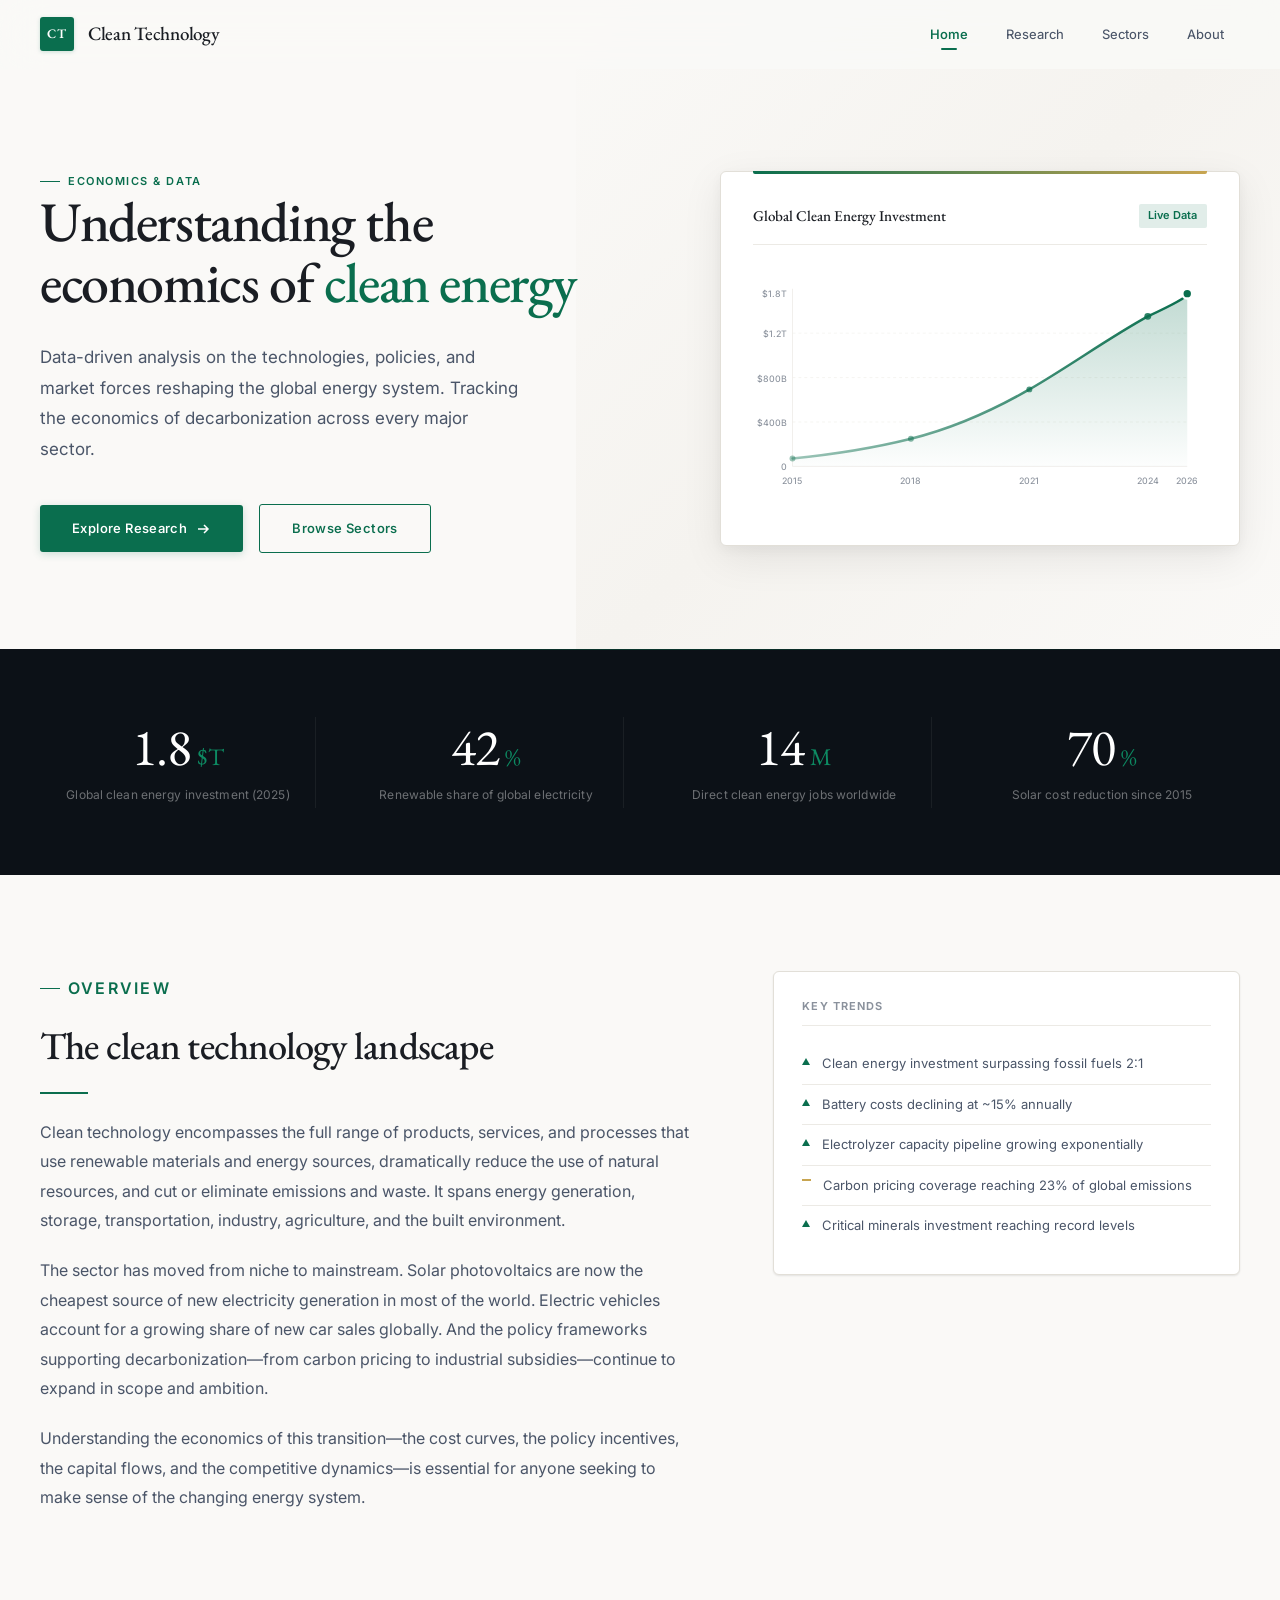
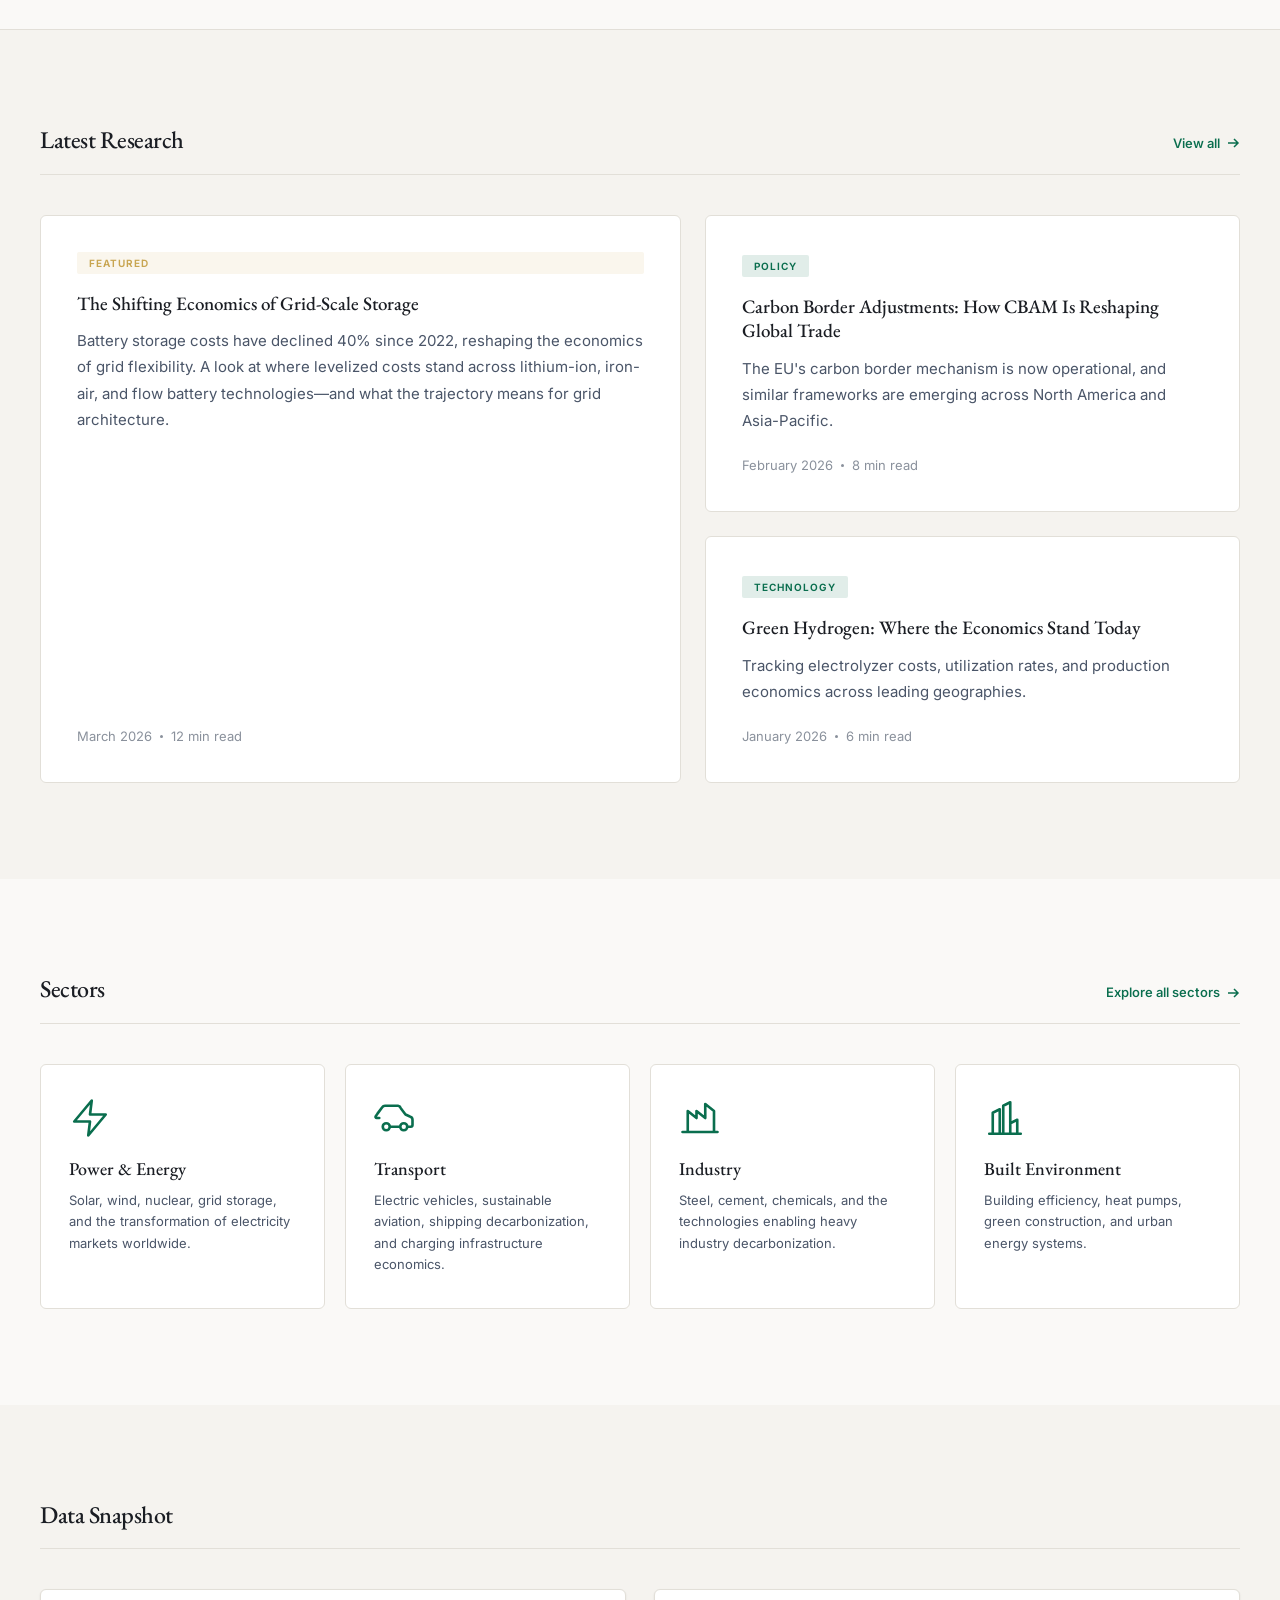
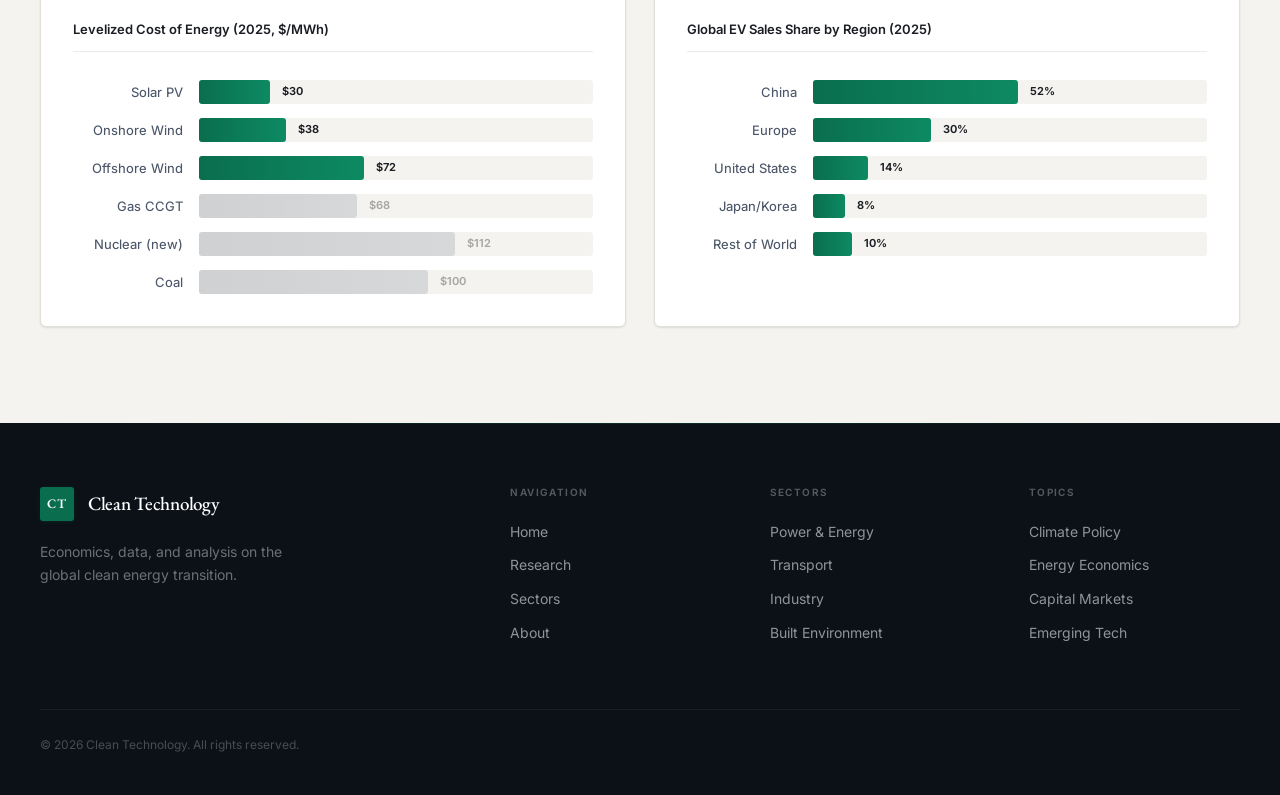
<file: index.html>
<!DOCTYPE html>
<html lang="en">
<head>
    <meta charset="UTF-8">
    <meta name="viewport" content="width=device-width, initial-scale=1.0">
    <meta name="description" content="Clean Technology — Economics, data, and analysis on the global clean energy transition. Independent information on renewable energy, climate policy, and emerging technologies.">
    <title>Clean Technology | Economics of the Energy Transition</title>
    <link rel="stylesheet" href="assets/css/style.css">
    <script async src="https://pagead2.googlesyndication.com/pagead/js/adsbygoogle.js?client=ca-pub-8700122829608621"
         crossorigin="anonymous"></script>
    <link rel="preconnect" href="https://fonts.googleapis.com">
    <link rel="preconnect" href="https://fonts.gstatic.com" crossorigin>
    <link href="https://fonts.googleapis.com/css2?family=EB+Garamond:ital,wght@0,400;0,500;0,600;0,700;1,400;1,500&family=Inter:opsz,wght@14..32,300;14..32,400;14..32,450;14..32,500;14..32,550;14..32,600;14..32,650&display=swap" rel="stylesheet">
    <link rel="icon" type="image/svg+xml" href="assets/images/favicon.svg">
    <script async src="https://pagead2.googlesyndication.com/pagead/js/adsbygoogle.js?client=ca-pub-8700122829608621"
         crossorigin="anonymous"></script>
</head>
<body>

    <header class="site-header">
        <nav class="nav-container">
            <a href="index.html" class="nav-logo">
                <span class="logo-mark">CT</span>
                <span class="logo-text">Clean Technology</span>
            </a>
            <button class="nav-toggle" aria-label="Toggle navigation">
                <span></span><span></span><span></span>
            </button>
            <ul class="nav-links">
                <li><a href="index.html" class="active">Home</a></li>
                <li><a href="research.html">Research</a></li>
                <li><a href="sectors.html">Sectors</a></li>
                <li><a href="about.html">About</a></li>
            </ul>
        </nav>
    </header>

    <!-- Hero -->
    <section class="hero">
        <div class="hero-grid">
            <div class="hero-content">
                <p class="eyebrow">Economics & Data</p>
                <h1>Understanding the economics of <em>clean energy</em></h1>
                <p class="hero-subtitle">Data-driven analysis on the technologies, policies, and market forces reshaping the global energy system. Tracking the economics of decarbonization across every major sector.</p>
                <div class="hero-actions">
                    <a href="research.html" class="btn btn-primary">
                        Explore Research
                        <svg viewBox="0 0 16 16" fill="none" stroke="currentColor" stroke-width="1.5"><path d="M3 8h10M9 4l4 4-4 4"/></svg>
                    </a>
                    <a href="sectors.html" class="btn btn-secondary">Browse Sectors</a>
                </div>
            </div>
            <div class="hero-visual">
                <div class="hero-card">
                    <div class="hero-card-header">
                        <span class="hero-card-title">Global Clean Energy Investment</span>
                        <span class="hero-card-badge">Live Data</span>
                    </div>
                    <svg viewBox="0 0 460 240" class="hero-chart">
                        <defs>
                            <linearGradient id="areaGrad" x1="0" y1="0" x2="0" y2="1">
                                <stop offset="0%" stop-color="#0a6e4e" stop-opacity="0.25"/>
                                <stop offset="100%" stop-color="#0a6e4e" stop-opacity="0.01"/>
                            </linearGradient>
                            <linearGradient id="lineGrad" x1="0" y1="0" x2="1" y2="0">
                                <stop offset="0%" stop-color="#0a6e4e" stop-opacity="0.4"/>
                                <stop offset="100%" stop-color="#0a6e4e"/>
                            </linearGradient>
                        </defs>
                        <!-- Grid -->
                        <line x1="40" y1="20" x2="40" y2="200" stroke="#e2dfd8" stroke-width="0.5"/>
                        <line x1="40" y1="200" x2="440" y2="200" stroke="#e2dfd8" stroke-width="0.5"/>
                        <line x1="40" y1="155" x2="440" y2="155" stroke="#eceae5" stroke-width="0.5" stroke-dasharray="3,3"/>
                        <line x1="40" y1="110" x2="440" y2="110" stroke="#eceae5" stroke-width="0.5" stroke-dasharray="3,3"/>
                        <line x1="40" y1="65" x2="440" y2="65" stroke="#eceae5" stroke-width="0.5" stroke-dasharray="3,3"/>
                        <!-- Y labels -->
                        <text x="34" y="204" class="chart-label" text-anchor="end">0</text>
                        <text x="34" y="159" class="chart-label" text-anchor="end">$400B</text>
                        <text x="34" y="114" class="chart-label" text-anchor="end">$800B</text>
                        <text x="34" y="69" class="chart-label" text-anchor="end">$1.2T</text>
                        <text x="34" y="28" class="chart-label" text-anchor="end">$1.8T</text>
                        <!-- Area -->
                        <path d="M40,192 C80,188 120,182 160,172 C200,162 240,145 280,122 C320,99 360,70 400,48 C430,34 440,28 440,25 L440,200 L40,200 Z" fill="url(#areaGrad)"/>
                        <!-- Line -->
                        <path d="M40,192 C80,188 120,182 160,172 C200,162 240,145 280,122 C320,99 360,70 400,48 C430,34 440,28 440,25" fill="none" stroke="url(#lineGrad)" stroke-width="2.5" stroke-linecap="round"/>
                        <!-- Data points -->
                        <circle cx="40" cy="192" r="3" fill="#0a6e4e" opacity="0.4"/>
                        <circle cx="160" cy="172" r="3" fill="#0a6e4e" opacity="0.5"/>
                        <circle cx="280" cy="122" r="3" fill="#0a6e4e" opacity="0.7"/>
                        <circle cx="400" cy="48" r="3.5" fill="#0a6e4e" opacity="0.85"/>
                        <circle cx="440" cy="25" r="5" fill="#0a6e4e" stroke="#fff" stroke-width="2.5"/>
                        <!-- X labels -->
                        <text x="40" y="218" class="chart-label" text-anchor="middle">2015</text>
                        <text x="160" y="218" class="chart-label" text-anchor="middle">2018</text>
                        <text x="280" y="218" class="chart-label" text-anchor="middle">2021</text>
                        <text x="400" y="218" class="chart-label" text-anchor="middle">2024</text>
                        <text x="440" y="218" class="chart-label" text-anchor="middle">2026</text>
                    </svg>
                </div>
            </div>
        </div>
    </section>

    <!-- Key Metrics -->
    <section class="metrics">
        <div class="container">
            <div class="metrics-grid">
                <div class="metric-card">
                    <span class="metric-value" data-target="1.8">0</span>
                    <span class="metric-unit">$T</span>
                    <p class="metric-label">Global clean energy investment (2025)</p>
                </div>
                <div class="metric-card">
                    <span class="metric-value" data-target="42">0</span>
                    <span class="metric-unit">%</span>
                    <p class="metric-label">Renewable share of global electricity</p>
                </div>
                <div class="metric-card">
                    <span class="metric-value" data-target="14">0</span>
                    <span class="metric-unit">M</span>
                    <p class="metric-label">Direct clean energy jobs worldwide</p>
                </div>
                <div class="metric-card">
                    <span class="metric-value" data-target="70">0</span>
                    <span class="metric-unit">%</span>
                    <p class="metric-label">Solar cost reduction since 2015</p>
                </div>
            </div>
        </div>
    </section>

    <!-- What is Clean Technology -->
    <section class="overview-section">
        <div class="container">
            <div class="overview-grid">
                <div class="overview-text">
                    <p class="eyebrow">Overview</p>
                    <h2>The clean technology landscape</h2>
                    <hr class="divider">
                    <p>Clean technology encompasses the full range of products, services, and processes that use renewable materials and energy sources, dramatically reduce the use of natural resources, and cut or eliminate emissions and waste. It spans energy generation, storage, transportation, industry, agriculture, and the built environment.</p>
                    <p>The sector has moved from niche to mainstream. Solar photovoltaics are now the cheapest source of new electricity generation in most of the world. Electric vehicles account for a growing share of new car sales globally. And the policy frameworks supporting decarbonization&mdash;from carbon pricing to industrial subsidies&mdash;continue to expand in scope and ambition.</p>
                    <p>Understanding the economics of this transition&mdash;the cost curves, the policy incentives, the capital flows, and the competitive dynamics&mdash;is essential for anyone seeking to make sense of the changing energy system.</p>
                </div>
                <div class="overview-sidebar">
                    <div class="sidebar-card">
                        <h4 class="sidebar-card-title">Key Trends</h4>
                        <ul class="trend-list">
                            <li>
                                <span class="trend-indicator trend-up"></span>
                                <span>Clean energy investment surpassing fossil fuels 2:1</span>
                            </li>
                            <li>
                                <span class="trend-indicator trend-up"></span>
                                <span>Battery costs declining at ~15% annually</span>
                            </li>
                            <li>
                                <span class="trend-indicator trend-up"></span>
                                <span>Electrolyzer capacity pipeline growing exponentially</span>
                            </li>
                            <li>
                                <span class="trend-indicator trend-neutral"></span>
                                <span>Carbon pricing coverage reaching 23% of global emissions</span>
                            </li>
                            <li>
                                <span class="trend-indicator trend-up"></span>
                                <span>Critical minerals investment reaching record levels</span>
                            </li>
                        </ul>
                    </div>
                </div>
            </div>
        </div>
    </section>

    <!-- Latest Research -->
    <section class="insights">
        <div class="container">
            <div class="section-header">
                <h2>Latest Research</h2>
                <a href="research.html" class="section-link">
                    View all
                    <svg viewBox="0 0 14 14" fill="none" stroke="currentColor" stroke-width="1.5"><path d="M2 7h10M8 3l4 4-4 4"/></svg>
                </a>
            </div>
            <div class="insights-grid">
                <article class="insight-card insight-featured">
                    <span class="tag tag--accent">Featured</span>
                    <h3>The Shifting Economics of Grid-Scale Storage</h3>
                    <p>Battery storage costs have declined 40% since 2022, reshaping the economics of grid flexibility. A look at where levelized costs stand across lithium-ion, iron-air, and flow battery technologies&mdash;and what the trajectory means for grid architecture.</p>
                    <div class="insight-meta">
                        <span>March 2026</span>
                        <span class="meta-dot"></span>
                        <span>12 min read</span>
                    </div>
                </article>
                <article class="insight-card">
                    <span class="tag tag--primary">Policy</span>
                    <h3>Carbon Border Adjustments: How CBAM Is Reshaping Global Trade</h3>
                    <p>The EU's carbon border mechanism is now operational, and similar frameworks are emerging across North America and Asia-Pacific.</p>
                    <div class="insight-meta">
                        <span>February 2026</span>
                        <span class="meta-dot"></span>
                        <span>8 min read</span>
                    </div>
                </article>
                <article class="insight-card">
                    <span class="tag tag--primary">Technology</span>
                    <h3>Green Hydrogen: Where the Economics Stand Today</h3>
                    <p>Tracking electrolyzer costs, utilization rates, and production economics across leading geographies.</p>
                    <div class="insight-meta">
                        <span>January 2026</span>
                        <span class="meta-dot"></span>
                        <span>6 min read</span>
                    </div>
                </article>
            </div>
        </div>
    </section>

    <!-- Sector Overview -->
    <section class="sector-preview">
        <div class="container">
            <div class="section-header">
                <h2>Sectors</h2>
                <a href="sectors.html" class="section-link">
                    Explore all sectors
                    <svg viewBox="0 0 14 14" fill="none" stroke="currentColor" stroke-width="1.5"><path d="M2 7h10M8 3l4 4-4 4"/></svg>
                </a>
            </div>
            <div class="expertise-grid">
                <a href="sectors.html#energy" class="expertise-card">
                    <div class="expertise-icon">
                        <svg viewBox="0 0 24 24" fill="none" stroke="currentColor" stroke-width="1.5">
                            <path d="M13 2L3 14h9l-1 8 10-12h-9l1-8z" stroke-linecap="round" stroke-linejoin="round"/>
                        </svg>
                    </div>
                    <h3>Power & Energy</h3>
                    <p>Solar, wind, nuclear, grid storage, and the transformation of electricity markets worldwide.</p>
                </a>
                <a href="sectors.html#transport" class="expertise-card">
                    <div class="expertise-icon">
                        <svg viewBox="0 0 24 24" fill="none" stroke="currentColor" stroke-width="1.5">
                            <path d="M19 17h2c.6 0 1-.4 1-1v-3c0-.9-.7-1.7-1.5-1.9L18 10l-2.7-3.6A2 2 0 0013.7 5H6.3a2 2 0 00-1.6.9L2 9.5 1 11c-.3.5 0 1 .5 1H3" stroke-linecap="round" stroke-linejoin="round"/>
                            <circle cx="7" cy="17" r="2"/>
                            <circle cx="17" cy="17" r="2"/>
                            <path d="M9 17h6"/>
                        </svg>
                    </div>
                    <h3>Transport</h3>
                    <p>Electric vehicles, sustainable aviation, shipping decarbonization, and charging infrastructure economics.</p>
                </a>
                <a href="sectors.html#industry" class="expertise-card">
                    <div class="expertise-icon">
                        <svg viewBox="0 0 24 24" fill="none" stroke="currentColor" stroke-width="1.5">
                            <path d="M2 20h20M5 20V8l5 4V8l5 4V4l5 4v12" stroke-linecap="round" stroke-linejoin="round"/>
                        </svg>
                    </div>
                    <h3>Industry</h3>
                    <p>Steel, cement, chemicals, and the technologies enabling heavy industry decarbonization.</p>
                </a>
                <a href="sectors.html#built" class="expertise-card">
                    <div class="expertise-icon">
                        <svg viewBox="0 0 24 24" fill="none" stroke="currentColor" stroke-width="1.5">
                            <path d="M3 21h18M9 21V7l-4 2v12M15 21V3l-4 2v16M19 21v-8l-4 2" stroke-linecap="round" stroke-linejoin="round"/>
                        </svg>
                    </div>
                    <h3>Built Environment</h3>
                    <p>Building efficiency, heat pumps, green construction, and urban energy systems.</p>
                </a>
            </div>
        </div>
    </section>

    <!-- Data Snapshot -->
    <section class="data-snapshot">
        <div class="container">
            <div class="section-header">
                <h2>Data Snapshot</h2>
            </div>
            <div class="snapshot-grid">
                <div class="snapshot-card">
                    <h4>Levelized Cost of Energy (2025, $/MWh)</h4>
                    <div class="bar-chart">
                        <div class="bar-row">
                            <span class="bar-label">Solar PV</span>
                            <div class="bar-track"><div class="bar-fill" style="width: 18%" data-value="$30"></div></div>
                        </div>
                        <div class="bar-row">
                            <span class="bar-label">Onshore Wind</span>
                            <div class="bar-track"><div class="bar-fill" style="width: 22%" data-value="$38"></div></div>
                        </div>
                        <div class="bar-row">
                            <span class="bar-label">Offshore Wind</span>
                            <div class="bar-track"><div class="bar-fill" style="width: 42%" data-value="$72"></div></div>
                        </div>
                        <div class="bar-row">
                            <span class="bar-label">Gas CCGT</span>
                            <div class="bar-track"><div class="bar-fill bar-fill-muted" style="width: 40%" data-value="$68"></div></div>
                        </div>
                        <div class="bar-row">
                            <span class="bar-label">Nuclear (new)</span>
                            <div class="bar-track"><div class="bar-fill bar-fill-muted" style="width: 65%" data-value="$112"></div></div>
                        </div>
                        <div class="bar-row">
                            <span class="bar-label">Coal</span>
                            <div class="bar-track"><div class="bar-fill bar-fill-muted" style="width: 58%" data-value="$100"></div></div>
                        </div>
                    </div>
                </div>
                <div class="snapshot-card">
                    <h4>Global EV Sales Share by Region (2025)</h4>
                    <div class="bar-chart">
                        <div class="bar-row">
                            <span class="bar-label">China</span>
                            <div class="bar-track"><div class="bar-fill" style="width: 52%" data-value="52%"></div></div>
                        </div>
                        <div class="bar-row">
                            <span class="bar-label">Europe</span>
                            <div class="bar-track"><div class="bar-fill" style="width: 30%" data-value="30%"></div></div>
                        </div>
                        <div class="bar-row">
                            <span class="bar-label">United States</span>
                            <div class="bar-track"><div class="bar-fill" style="width: 14%" data-value="14%"></div></div>
                        </div>
                        <div class="bar-row">
                            <span class="bar-label">Japan/Korea</span>
                            <div class="bar-track"><div class="bar-fill" style="width: 8%" data-value="8%"></div></div>
                        </div>
                        <div class="bar-row">
                            <span class="bar-label">Rest of World</span>
                            <div class="bar-track"><div class="bar-fill" style="width: 10%" data-value="10%"></div></div>
                        </div>
                    </div>
                </div>
            </div>
        </div>
    </section>

    <!-- Footer -->
    <footer class="site-footer">
        <div class="container">
            <div class="footer-grid">
                <div class="footer-brand">
                    <a href="index.html" class="nav-logo">
                        <span class="logo-mark">CT</span>
                        <span class="logo-text">Clean Technology</span>
                    </a>
                    <p>Economics, data, and analysis on the global clean energy transition.</p>
                </div>
                <div class="footer-links">
                    <h4>Navigation</h4>
                    <ul>
                        <li><a href="index.html">Home</a></li>
                        <li><a href="research.html">Research</a></li>
                        <li><a href="sectors.html">Sectors</a></li>
                        <li><a href="about.html">About</a></li>
                    </ul>
                </div>
                <div class="footer-links">
                    <h4>Sectors</h4>
                    <ul>
                        <li><a href="sectors.html#energy">Power & Energy</a></li>
                        <li><a href="sectors.html#transport">Transport</a></li>
                        <li><a href="sectors.html#industry">Industry</a></li>
                        <li><a href="sectors.html#built">Built Environment</a></li>
                    </ul>
                </div>
                <div class="footer-links">
                    <h4>Topics</h4>
                    <ul>
                        <li><a href="research.html">Climate Policy</a></li>
                        <li><a href="research.html">Energy Economics</a></li>
                        <li><a href="research.html">Capital Markets</a></li>
                        <li><a href="research.html">Emerging Tech</a></li>
                    </ul>
                </div>
            </div>
            <div class="footer-bottom">
                <p>&copy; 2026 Clean Technology. All rights reserved.</p>
            </div>
        </div>
    </footer>

    <script src="assets/js/main.js"></script>
</body>
</html>
</file>
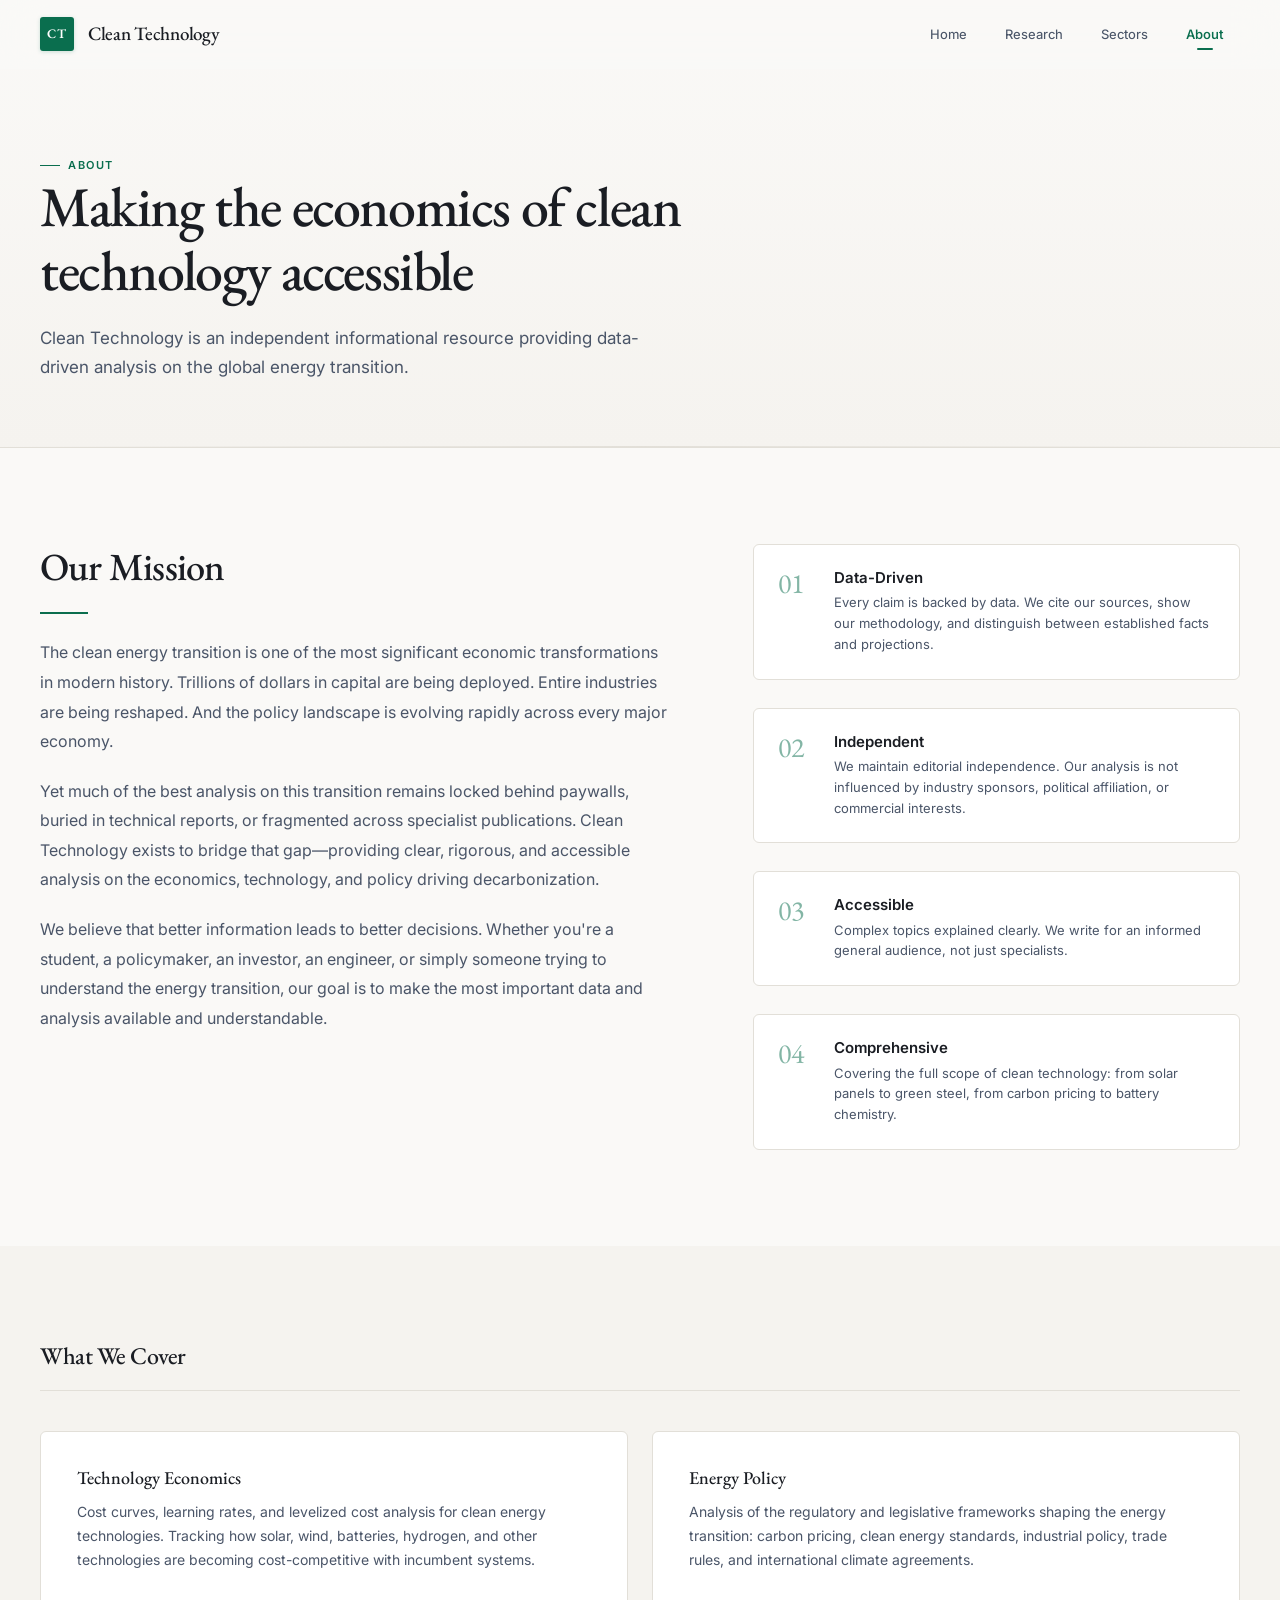
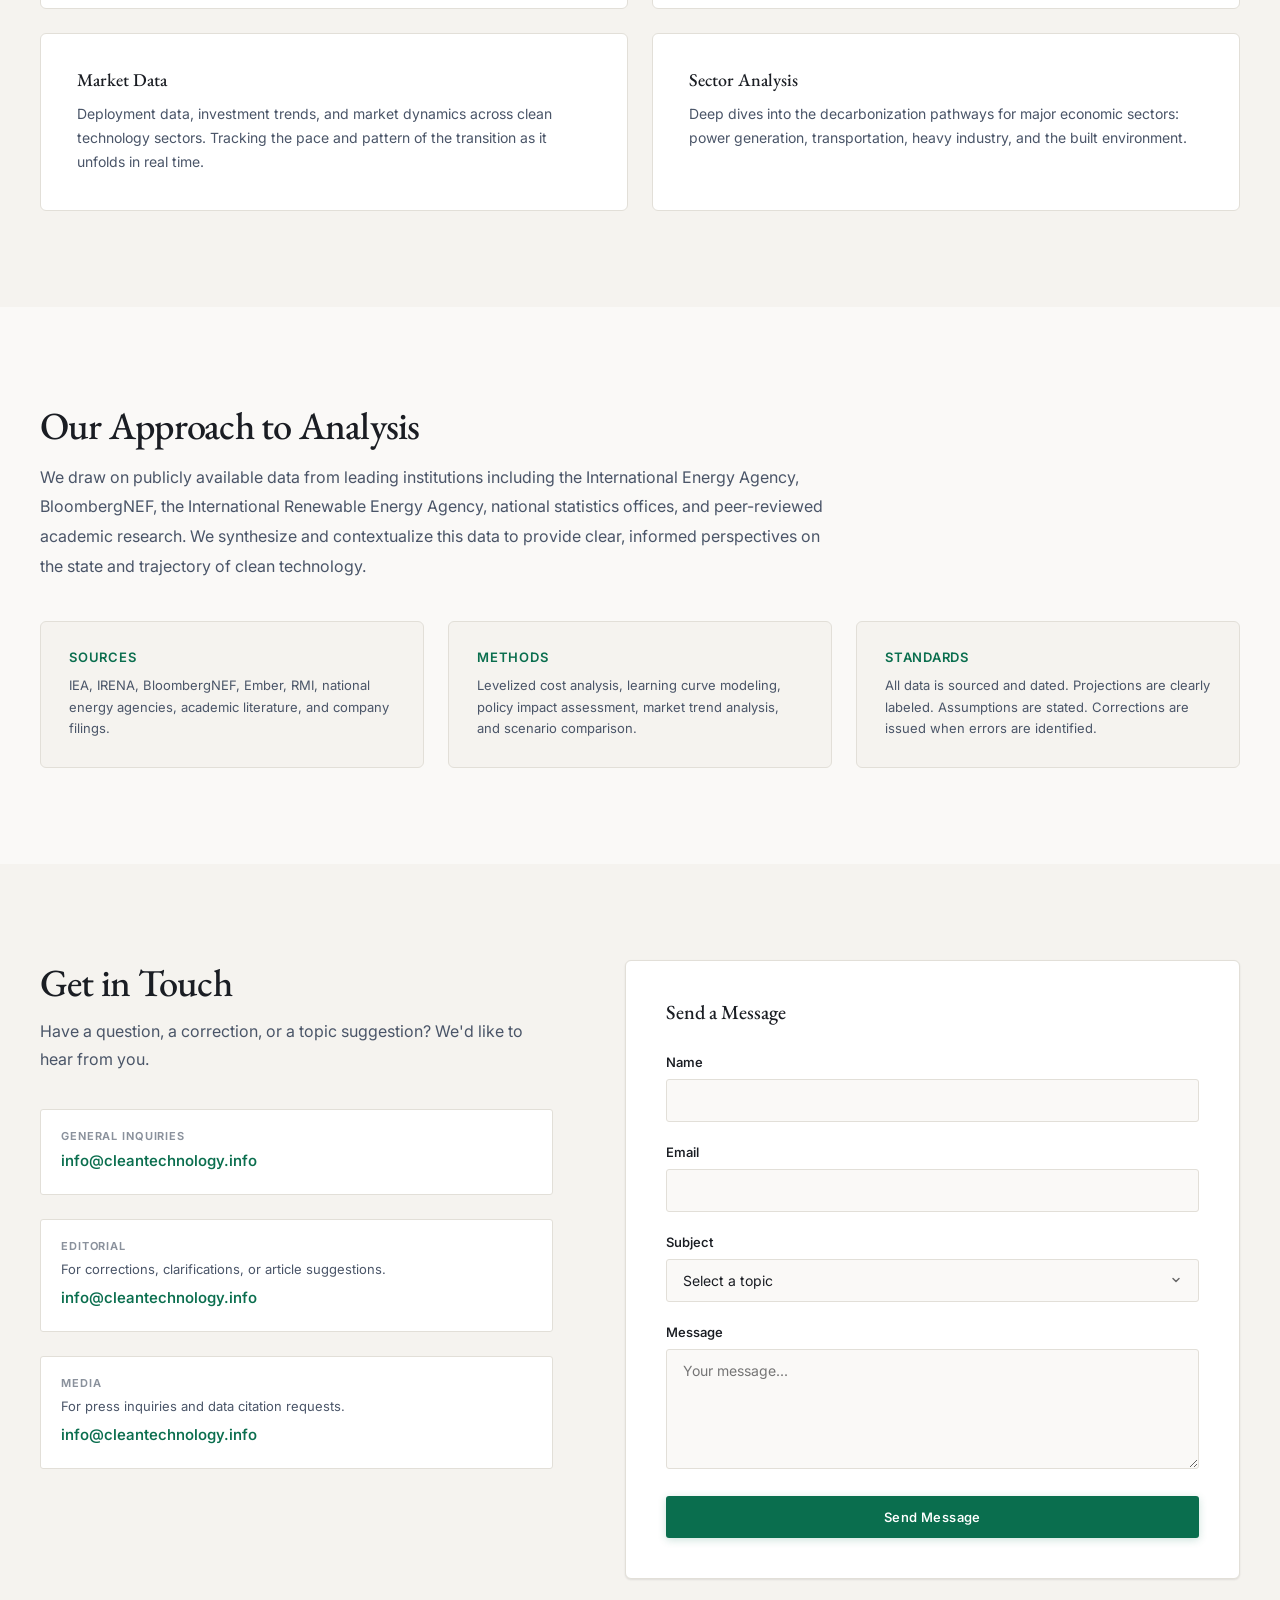
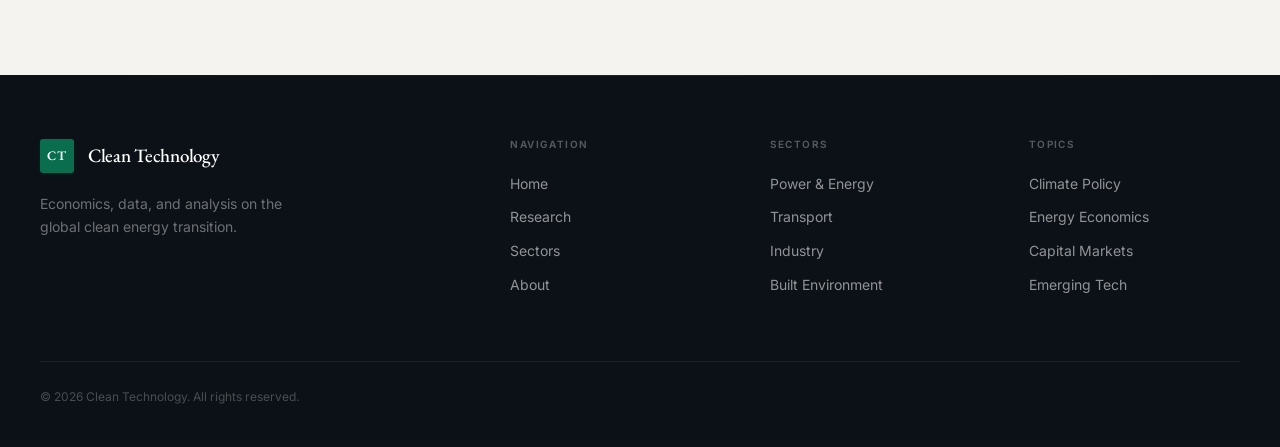
<file: about.html>
<!DOCTYPE html>
<html lang="en">
<head>
    <meta charset="UTF-8">
    <meta name="viewport" content="width=device-width, initial-scale=1.0">
    <meta name="description" content="About Clean Technology — An independent informational resource on the economics and data of the clean energy transition.">
    <title>About | Clean Technology</title>
    <link rel="stylesheet" href="assets/css/style.css">
    <script async src="https://pagead2.googlesyndication.com/pagead/js/adsbygoogle.js?client=ca-pub-8700122829608621"
         crossorigin="anonymous"></script>
    <link rel="preconnect" href="https://fonts.googleapis.com">
    <link rel="preconnect" href="https://fonts.gstatic.com" crossorigin>
    <link href="https://fonts.googleapis.com/css2?family=EB+Garamond:ital,wght@0,400;0,500;0,600;0,700;1,400;1,500&family=Inter:opsz,wght@14..32,300;14..32,400;14..32,450;14..32,500;14..32,550;14..32,600;14..32,650&display=swap" rel="stylesheet">
    <link rel="icon" type="image/svg+xml" href="assets/images/favicon.svg">
    <script async src="https://pagead2.googlesyndication.com/pagead/js/adsbygoogle.js?client=ca-pub-8700122829608621"
         crossorigin="anonymous"></script>
</head>
<body>

    <header class="site-header">
        <nav class="nav-container">
            <a href="index.html" class="nav-logo">
                <span class="logo-mark">CT</span>
                <span class="logo-text">Clean Technology</span>
            </a>
            <button class="nav-toggle" aria-label="Toggle navigation">
                <span></span><span></span><span></span>
            </button>
            <ul class="nav-links">
                <li><a href="index.html">Home</a></li>
                <li><a href="research.html">Research</a></li>
                <li><a href="sectors.html">Sectors</a></li>
                <li><a href="about.html" class="active">About</a></li>
            </ul>
        </nav>
    </header>

    <section class="page-hero">
        <div class="container">
            <p class="eyebrow">About</p>
            <h1>Making the economics of clean technology accessible</h1>
            <p class="page-hero-subtitle">Clean Technology is an independent informational resource providing data-driven analysis on the global energy transition.</p>
        </div>
    </section>

    <!-- Mission -->
    <section class="about-mission">
        <div class="container">
            <div class="about-grid">
                <div class="about-text">
                    <h2>Our Mission</h2>
                    <hr class="divider">
                    <p>The clean energy transition is one of the most significant economic transformations in modern history. Trillions of dollars in capital are being deployed. Entire industries are being reshaped. And the policy landscape is evolving rapidly across every major economy.</p>
                    <p>Yet much of the best analysis on this transition remains locked behind paywalls, buried in technical reports, or fragmented across specialist publications. Clean Technology exists to bridge that gap&mdash;providing clear, rigorous, and accessible analysis on the economics, technology, and policy driving decarbonization.</p>
                    <p>We believe that better information leads to better decisions. Whether you're a student, a policymaker, an investor, an engineer, or simply someone trying to understand the energy transition, our goal is to make the most important data and analysis available and understandable.</p>
                </div>
                <div class="about-values">
                    <div class="value-block">
                        <div class="value-number">01</div>
                        <div>
                            <h4>Data-Driven</h4>
                            <p>Every claim is backed by data. We cite our sources, show our methodology, and distinguish between established facts and projections.</p>
                        </div>
                    </div>
                    <div class="value-block">
                        <div class="value-number">02</div>
                        <div>
                            <h4>Independent</h4>
                            <p>We maintain editorial independence. Our analysis is not influenced by industry sponsors, political affiliation, or commercial interests.</p>
                        </div>
                    </div>
                    <div class="value-block">
                        <div class="value-number">03</div>
                        <div>
                            <h4>Accessible</h4>
                            <p>Complex topics explained clearly. We write for an informed general audience, not just specialists.</p>
                        </div>
                    </div>
                    <div class="value-block">
                        <div class="value-number">04</div>
                        <div>
                            <h4>Comprehensive</h4>
                            <p>Covering the full scope of clean technology: from solar panels to green steel, from carbon pricing to battery chemistry.</p>
                        </div>
                    </div>
                </div>
            </div>
        </div>
    </section>

    <!-- What We Cover -->
    <section class="about-coverage">
        <div class="container">
            <div class="section-header">
                <h2>What We Cover</h2>
            </div>
            <div class="coverage-grid">
                <div class="coverage-item">
                    <h3>Technology Economics</h3>
                    <p>Cost curves, learning rates, and levelized cost analysis for clean energy technologies. Tracking how solar, wind, batteries, hydrogen, and other technologies are becoming cost-competitive with incumbent systems.</p>
                </div>
                <div class="coverage-item">
                    <h3>Energy Policy</h3>
                    <p>Analysis of the regulatory and legislative frameworks shaping the energy transition: carbon pricing, clean energy standards, industrial policy, trade rules, and international climate agreements.</p>
                </div>
                <div class="coverage-item">
                    <h3>Market Data</h3>
                    <p>Deployment data, investment trends, and market dynamics across clean technology sectors. Tracking the pace and pattern of the transition as it unfolds in real time.</p>
                </div>
                <div class="coverage-item">
                    <h3>Sector Analysis</h3>
                    <p>Deep dives into the decarbonization pathways for major economic sectors: power generation, transportation, heavy industry, and the built environment.</p>
                </div>
            </div>
        </div>
    </section>

    <!-- Methodology -->
    <section class="about-methodology">
        <div class="container">
            <div class="methodology-content">
                <h2>Our Approach to Analysis</h2>
                <p>We draw on publicly available data from leading institutions including the International Energy Agency, BloombergNEF, the International Renewable Energy Agency, national statistics offices, and peer-reviewed academic research. We synthesize and contextualize this data to provide clear, informed perspectives on the state and trajectory of clean technology.</p>
                <div class="methodology-grid">
                    <div class="methodology-item">
                        <h4>Sources</h4>
                        <p>IEA, IRENA, BloombergNEF, Ember, RMI, national energy agencies, academic literature, and company filings.</p>
                    </div>
                    <div class="methodology-item">
                        <h4>Methods</h4>
                        <p>Levelized cost analysis, learning curve modeling, policy impact assessment, market trend analysis, and scenario comparison.</p>
                    </div>
                    <div class="methodology-item">
                        <h4>Standards</h4>
                        <p>All data is sourced and dated. Projections are clearly labeled. Assumptions are stated. Corrections are issued when errors are identified.</p>
                    </div>
                </div>
            </div>
        </div>
    </section>

    <!-- Contact -->
    <section class="about-contact">
        <div class="container">
            <div class="contact-grid">
                <div class="contact-text">
                    <h2>Get in Touch</h2>
                    <p>Have a question, a correction, or a topic suggestion? We'd like to hear from you.</p>
                    <div class="contact-details">
                        <div class="contact-detail">
                            <h4>General Inquiries</h4>
                            <a href="mailto:info@cleantechnology.info">info@cleantechnology.info</a>
                        </div>
                        <div class="contact-detail">
                            <h4>Editorial</h4>
                            <p>For corrections, clarifications, or article suggestions.</p>
                            <a href="mailto:info@cleantechnology.info">info@cleantechnology.info</a>
                        </div>
                        <div class="contact-detail">
                            <h4>Media</h4>
                            <p>For press inquiries and data citation requests.</p>
                            <a href="mailto:info@cleantechnology.info">info@cleantechnology.info</a>
                        </div>
                    </div>
                </div>
                <div class="contact-form-wrapper">
                    <h3>Send a Message</h3>
                    <form class="contact-form" onsubmit="event.preventDefault(); document.querySelector('.form-success').style.display='flex'; this.style.display='none';">
                        <div class="form-group">
                            <label for="name">Name</label>
                            <input type="text" id="name" name="name" required>
                        </div>
                        <div class="form-group">
                            <label for="email">Email</label>
                            <input type="email" id="email" name="email" required>
                        </div>
                        <div class="form-group">
                            <label for="subject">Subject</label>
                            <select id="subject" name="subject">
                                <option value="" disabled selected>Select a topic</option>
                                <option value="general">General Inquiry</option>
                                <option value="correction">Correction or Clarification</option>
                                <option value="suggestion">Topic Suggestion</option>
                                <option value="media">Media / Press</option>
                                <option value="other">Other</option>
                            </select>
                        </div>
                        <div class="form-group">
                            <label for="message">Message</label>
                            <textarea id="message" name="message" rows="5" placeholder="Your message..."></textarea>
                        </div>
                        <button type="submit" class="btn btn-primary btn-full">Send Message</button>
                    </form>
                    <div class="form-success" style="display:none;">
                        <svg viewBox="0 0 24 24" fill="none" stroke="currentColor" stroke-width="1.5" width="48" height="48">
                            <path d="M22 11.08V12a10 10 0 1 1-5.93-9.14" stroke-linecap="round" stroke-linejoin="round"/>
                            <polyline points="22 4 12 14.01 9 11.01" stroke-linecap="round" stroke-linejoin="round"/>
                        </svg>
                        <h3>Message sent</h3>
                        <p>Thank you for reaching out. We'll get back to you soon.</p>
                    </div>
                </div>
            </div>
        </div>
    </section>

    <footer class="site-footer">
        <div class="container">
            <div class="footer-grid">
                <div class="footer-brand">
                    <a href="index.html" class="nav-logo">
                        <span class="logo-mark">CT</span>
                        <span class="logo-text">Clean Technology</span>
                    </a>
                    <p>Economics, data, and analysis on the global clean energy transition.</p>
                </div>
                <div class="footer-links">
                    <h4>Navigation</h4>
                    <ul>
                        <li><a href="index.html">Home</a></li>
                        <li><a href="research.html">Research</a></li>
                        <li><a href="sectors.html">Sectors</a></li>
                        <li><a href="about.html">About</a></li>
                    </ul>
                </div>
                <div class="footer-links">
                    <h4>Sectors</h4>
                    <ul>
                        <li><a href="sectors.html#energy">Power & Energy</a></li>
                        <li><a href="sectors.html#transport">Transport</a></li>
                        <li><a href="sectors.html#industry">Industry</a></li>
                        <li><a href="sectors.html#built">Built Environment</a></li>
                    </ul>
                </div>
                <div class="footer-links">
                    <h4>Topics</h4>
                    <ul>
                        <li><a href="research.html">Climate Policy</a></li>
                        <li><a href="research.html">Energy Economics</a></li>
                        <li><a href="research.html">Capital Markets</a></li>
                        <li><a href="research.html">Emerging Tech</a></li>
                    </ul>
                </div>
            </div>
            <div class="footer-bottom">
                <p>&copy; 2026 Clean Technology. All rights reserved.</p>
            </div>
        </div>
    </footer>

    <script src="assets/js/main.js"></script>
</body>
</html>
</file>
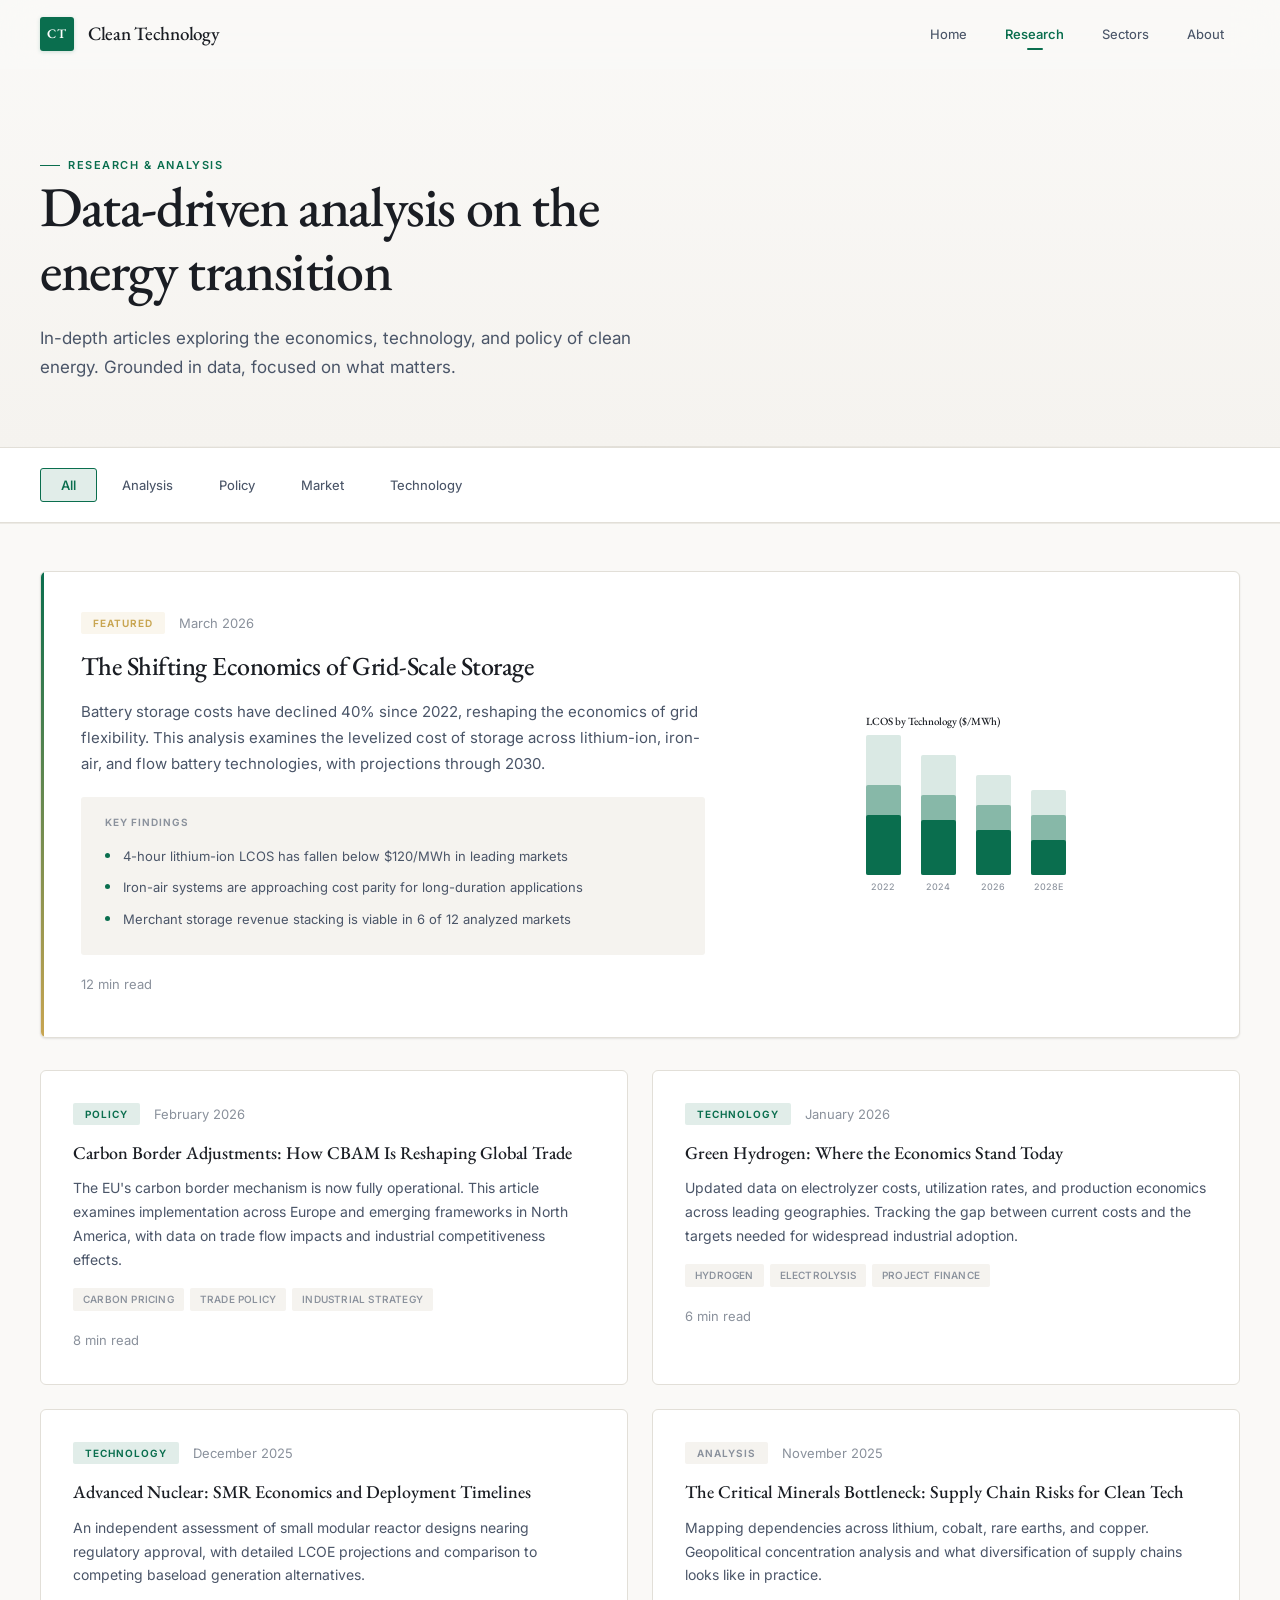
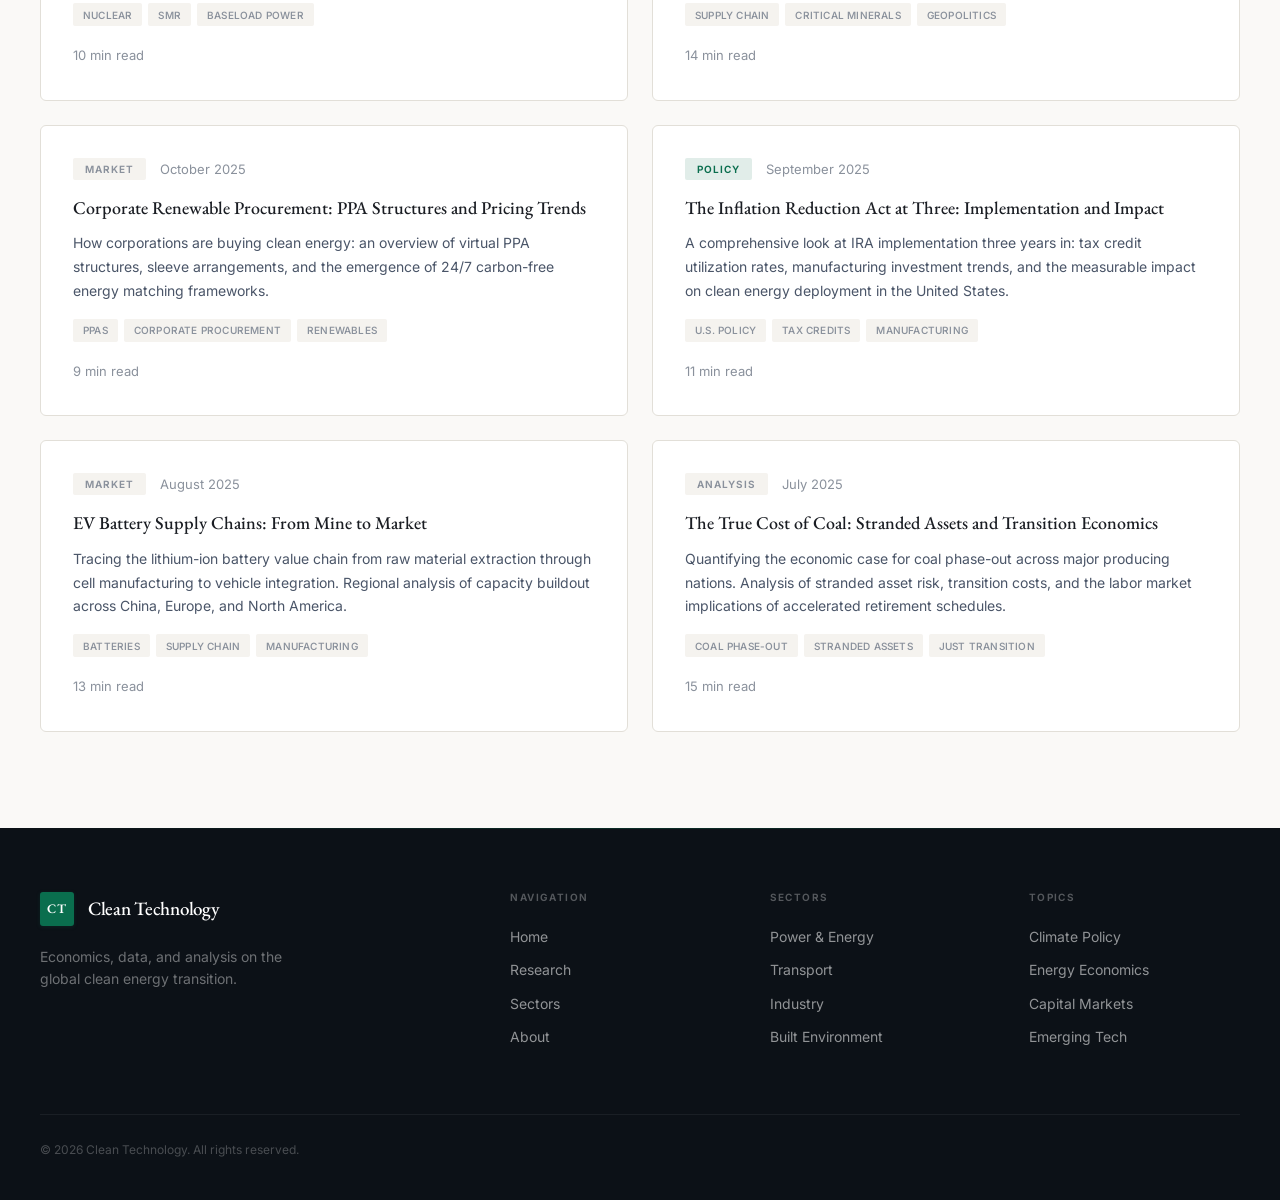
<file: research.html>
<!DOCTYPE html>
<html lang="en">
<head>
    <meta charset="UTF-8">
    <meta name="viewport" content="width=device-width, initial-scale=1.0">
    <meta name="description" content="Clean Technology Research — In-depth analysis and data on clean energy economics, climate policy, and emerging technologies.">
    <title>Research | Clean Technology</title>
    <link rel="stylesheet" href="assets/css/style.css">
    <script async src="https://pagead2.googlesyndication.com/pagead/js/adsbygoogle.js?client=ca-pub-8700122829608621"
         crossorigin="anonymous"></script>
    <link rel="preconnect" href="https://fonts.googleapis.com">
    <link rel="preconnect" href="https://fonts.gstatic.com" crossorigin>
    <link href="https://fonts.googleapis.com/css2?family=EB+Garamond:ital,wght@0,400;0,500;0,600;0,700;1,400;1,500&family=Inter:opsz,wght@14..32,300;14..32,400;14..32,450;14..32,500;14..32,550;14..32,600;14..32,650&display=swap" rel="stylesheet">
    <link rel="icon" type="image/svg+xml" href="assets/images/favicon.svg">
    <script async src="https://pagead2.googlesyndication.com/pagead/js/adsbygoogle.js?client=ca-pub-8700122829608621"
         crossorigin="anonymous"></script>
</head>
<body>

    <header class="site-header">
        <nav class="nav-container">
            <a href="index.html" class="nav-logo">
                <span class="logo-mark">CT</span>
                <span class="logo-text">Clean Technology</span>
            </a>
            <button class="nav-toggle" aria-label="Toggle navigation">
                <span></span><span></span><span></span>
            </button>
            <ul class="nav-links">
                <li><a href="index.html">Home</a></li>
                <li><a href="research.html" class="active">Research</a></li>
                <li><a href="sectors.html">Sectors</a></li>
                <li><a href="about.html">About</a></li>
            </ul>
        </nav>
    </header>

    <section class="page-hero">
        <div class="container">
            <p class="eyebrow">Research & Analysis</p>
            <h1>Data-driven analysis on the energy transition</h1>
            <p class="page-hero-subtitle">In-depth articles exploring the economics, technology, and policy of clean energy. Grounded in data, focused on what matters.</p>
        </div>
    </section>

    <!-- Filter Bar -->
    <section class="filter-bar">
        <div class="container">
            <div class="filter-tabs">
                <button class="filter-tab active" data-filter="all">All</button>
                <button class="filter-tab" data-filter="analysis">Analysis</button>
                <button class="filter-tab" data-filter="policy">Policy</button>
                <button class="filter-tab" data-filter="market">Market</button>
                <button class="filter-tab" data-filter="technology">Technology</button>
            </div>
        </div>
    </section>

    <!-- Research Articles -->
    <section class="research-list">
        <div class="container">

            <!-- Featured -->
            <article class="research-item research-featured" data-category="analysis">
                <div class="research-item-content">
                    <div class="research-item-meta">
                        <span class="tag tag--accent">Featured</span>
                        <span>March 2026</span>
                    </div>
                    <h2>The Shifting Economics of Grid-Scale Storage</h2>
                    <p>Battery storage costs have declined 40% since 2022, reshaping the economics of grid flexibility. This analysis examines the levelized cost of storage across lithium-ion, iron-air, and flow battery technologies, with projections through 2030.</p>
                    <div class="research-key-points">
                        <h4>Key Findings</h4>
                        <ul>
                            <li>4-hour lithium-ion LCOS has fallen below $120/MWh in leading markets</li>
                            <li>Iron-air systems are approaching cost parity for long-duration applications</li>
                            <li>Merchant storage revenue stacking is viable in 6 of 12 analyzed markets</li>
                        </ul>
                    </div>
                    <span class="research-read-time">12 min read</span>
                </div>
                <div class="research-item-visual">
                    <svg viewBox="0 0 300 200" class="research-chart">
                        <rect x="40" y="30" width="35" height="140" rx="2" fill="#0a6e4e" opacity="0.15"/>
                        <rect x="40" y="80" width="35" height="90" rx="2" fill="#0a6e4e" opacity="0.4"/>
                        <rect x="40" y="110" width="35" height="60" rx="2" fill="#0a6e4e"/>
                        <rect x="95" y="50" width="35" height="120" rx="2" fill="#0a6e4e" opacity="0.15"/>
                        <rect x="95" y="90" width="35" height="80" rx="2" fill="#0a6e4e" opacity="0.4"/>
                        <rect x="95" y="115" width="35" height="55" rx="2" fill="#0a6e4e"/>
                        <rect x="150" y="70" width="35" height="100" rx="2" fill="#0a6e4e" opacity="0.15"/>
                        <rect x="150" y="100" width="35" height="70" rx="2" fill="#0a6e4e" opacity="0.4"/>
                        <rect x="150" y="125" width="35" height="45" rx="2" fill="#0a6e4e"/>
                        <rect x="205" y="85" width="35" height="85" rx="2" fill="#0a6e4e" opacity="0.15"/>
                        <rect x="205" y="110" width="35" height="60" rx="2" fill="#0a6e4e" opacity="0.4"/>
                        <rect x="205" y="135" width="35" height="35" rx="2" fill="#0a6e4e"/>
                        <text x="57" y="185" class="chart-label" text-anchor="middle">2022</text>
                        <text x="112" y="185" class="chart-label" text-anchor="middle">2024</text>
                        <text x="167" y="185" class="chart-label" text-anchor="middle">2026</text>
                        <text x="222" y="185" class="chart-label" text-anchor="middle">2028E</text>
                        <text x="40" y="20" class="chart-title" font-size="9">LCOS by Technology ($/MWh)</text>
                    </svg>
                </div>
            </article>

            <div class="research-grid">

                <article class="research-item" data-category="policy">
                    <div class="research-item-meta">
                        <span class="tag tag--primary">Policy</span>
                        <span>February 2026</span>
                    </div>
                    <h3>Carbon Border Adjustments: How CBAM Is Reshaping Global Trade</h3>
                    <p>The EU's carbon border mechanism is now fully operational. This article examines implementation across Europe and emerging frameworks in North America, with data on trade flow impacts and industrial competitiveness effects.</p>
                    <div class="research-topics">
                        <span class="topic">Carbon Pricing</span>
                        <span class="topic">Trade Policy</span>
                        <span class="topic">Industrial Strategy</span>
                    </div>
                    <span class="research-read-time">8 min read</span>
                </article>

                <article class="research-item" data-category="technology">
                    <div class="research-item-meta">
                        <span class="tag tag--primary">Technology</span>
                        <span>January 2026</span>
                    </div>
                    <h3>Green Hydrogen: Where the Economics Stand Today</h3>
                    <p>Updated data on electrolyzer costs, utilization rates, and production economics across leading geographies. Tracking the gap between current costs and the targets needed for widespread industrial adoption.</p>
                    <div class="research-topics">
                        <span class="topic">Hydrogen</span>
                        <span class="topic">Electrolysis</span>
                        <span class="topic">Project Finance</span>
                    </div>
                    <span class="research-read-time">6 min read</span>
                </article>

                <article class="research-item" data-category="technology">
                    <div class="research-item-meta">
                        <span class="tag tag--primary">Technology</span>
                        <span>December 2025</span>
                    </div>
                    <h3>Advanced Nuclear: SMR Economics and Deployment Timelines</h3>
                    <p>An independent assessment of small modular reactor designs nearing regulatory approval, with detailed LCOE projections and comparison to competing baseload generation alternatives.</p>
                    <div class="research-topics">
                        <span class="topic">Nuclear</span>
                        <span class="topic">SMR</span>
                        <span class="topic">Baseload Power</span>
                    </div>
                    <span class="research-read-time">10 min read</span>
                </article>

                <article class="research-item" data-category="analysis">
                    <div class="research-item-meta">
                        <span class="tag tag--muted">Analysis</span>
                        <span>November 2025</span>
                    </div>
                    <h3>The Critical Minerals Bottleneck: Supply Chain Risks for Clean Tech</h3>
                    <p>Mapping dependencies across lithium, cobalt, rare earths, and copper. Geopolitical concentration analysis and what diversification of supply chains looks like in practice.</p>
                    <div class="research-topics">
                        <span class="topic">Supply Chain</span>
                        <span class="topic">Critical Minerals</span>
                        <span class="topic">Geopolitics</span>
                    </div>
                    <span class="research-read-time">14 min read</span>
                </article>

                <article class="research-item" data-category="market">
                    <div class="research-item-meta">
                        <span class="tag tag--muted">Market</span>
                        <span>October 2025</span>
                    </div>
                    <h3>Corporate Renewable Procurement: PPA Structures and Pricing Trends</h3>
                    <p>How corporations are buying clean energy: an overview of virtual PPA structures, sleeve arrangements, and the emergence of 24/7 carbon-free energy matching frameworks.</p>
                    <div class="research-topics">
                        <span class="topic">PPAs</span>
                        <span class="topic">Corporate Procurement</span>
                        <span class="topic">Renewables</span>
                    </div>
                    <span class="research-read-time">9 min read</span>
                </article>

                <article class="research-item" data-category="policy">
                    <div class="research-item-meta">
                        <span class="tag tag--primary">Policy</span>
                        <span>September 2025</span>
                    </div>
                    <h3>The Inflation Reduction Act at Three: Implementation and Impact</h3>
                    <p>A comprehensive look at IRA implementation three years in: tax credit utilization rates, manufacturing investment trends, and the measurable impact on clean energy deployment in the United States.</p>
                    <div class="research-topics">
                        <span class="topic">U.S. Policy</span>
                        <span class="topic">Tax Credits</span>
                        <span class="topic">Manufacturing</span>
                    </div>
                    <span class="research-read-time">11 min read</span>
                </article>

                <article class="research-item" data-category="market">
                    <div class="research-item-meta">
                        <span class="tag tag--muted">Market</span>
                        <span>August 2025</span>
                    </div>
                    <h3>EV Battery Supply Chains: From Mine to Market</h3>
                    <p>Tracing the lithium-ion battery value chain from raw material extraction through cell manufacturing to vehicle integration. Regional analysis of capacity buildout across China, Europe, and North America.</p>
                    <div class="research-topics">
                        <span class="topic">Batteries</span>
                        <span class="topic">Supply Chain</span>
                        <span class="topic">Manufacturing</span>
                    </div>
                    <span class="research-read-time">13 min read</span>
                </article>

                <article class="research-item" data-category="analysis">
                    <div class="research-item-meta">
                        <span class="tag tag--muted">Analysis</span>
                        <span>July 2025</span>
                    </div>
                    <h3>The True Cost of Coal: Stranded Assets and Transition Economics</h3>
                    <p>Quantifying the economic case for coal phase-out across major producing nations. Analysis of stranded asset risk, transition costs, and the labor market implications of accelerated retirement schedules.</p>
                    <div class="research-topics">
                        <span class="topic">Coal Phase-Out</span>
                        <span class="topic">Stranded Assets</span>
                        <span class="topic">Just Transition</span>
                    </div>
                    <span class="research-read-time">15 min read</span>
                </article>

            </div>

        </div>
    </section>

    <footer class="site-footer">
        <div class="container">
            <div class="footer-grid">
                <div class="footer-brand">
                    <a href="index.html" class="nav-logo">
                        <span class="logo-mark">CT</span>
                        <span class="logo-text">Clean Technology</span>
                    </a>
                    <p>Economics, data, and analysis on the global clean energy transition.</p>
                </div>
                <div class="footer-links">
                    <h4>Navigation</h4>
                    <ul>
                        <li><a href="index.html">Home</a></li>
                        <li><a href="research.html">Research</a></li>
                        <li><a href="sectors.html">Sectors</a></li>
                        <li><a href="about.html">About</a></li>
                    </ul>
                </div>
                <div class="footer-links">
                    <h4>Sectors</h4>
                    <ul>
                        <li><a href="sectors.html#energy">Power & Energy</a></li>
                        <li><a href="sectors.html#transport">Transport</a></li>
                        <li><a href="sectors.html#industry">Industry</a></li>
                        <li><a href="sectors.html#built">Built Environment</a></li>
                    </ul>
                </div>
                <div class="footer-links">
                    <h4>Topics</h4>
                    <ul>
                        <li><a href="research.html">Climate Policy</a></li>
                        <li><a href="research.html">Energy Economics</a></li>
                        <li><a href="research.html">Capital Markets</a></li>
                        <li><a href="research.html">Emerging Tech</a></li>
                    </ul>
                </div>
            </div>
            <div class="footer-bottom">
                <p>&copy; 2026 Clean Technology. All rights reserved.</p>
            </div>
        </div>
    </footer>

    <script src="assets/js/main.js"></script>
</body>
</html>
</file>
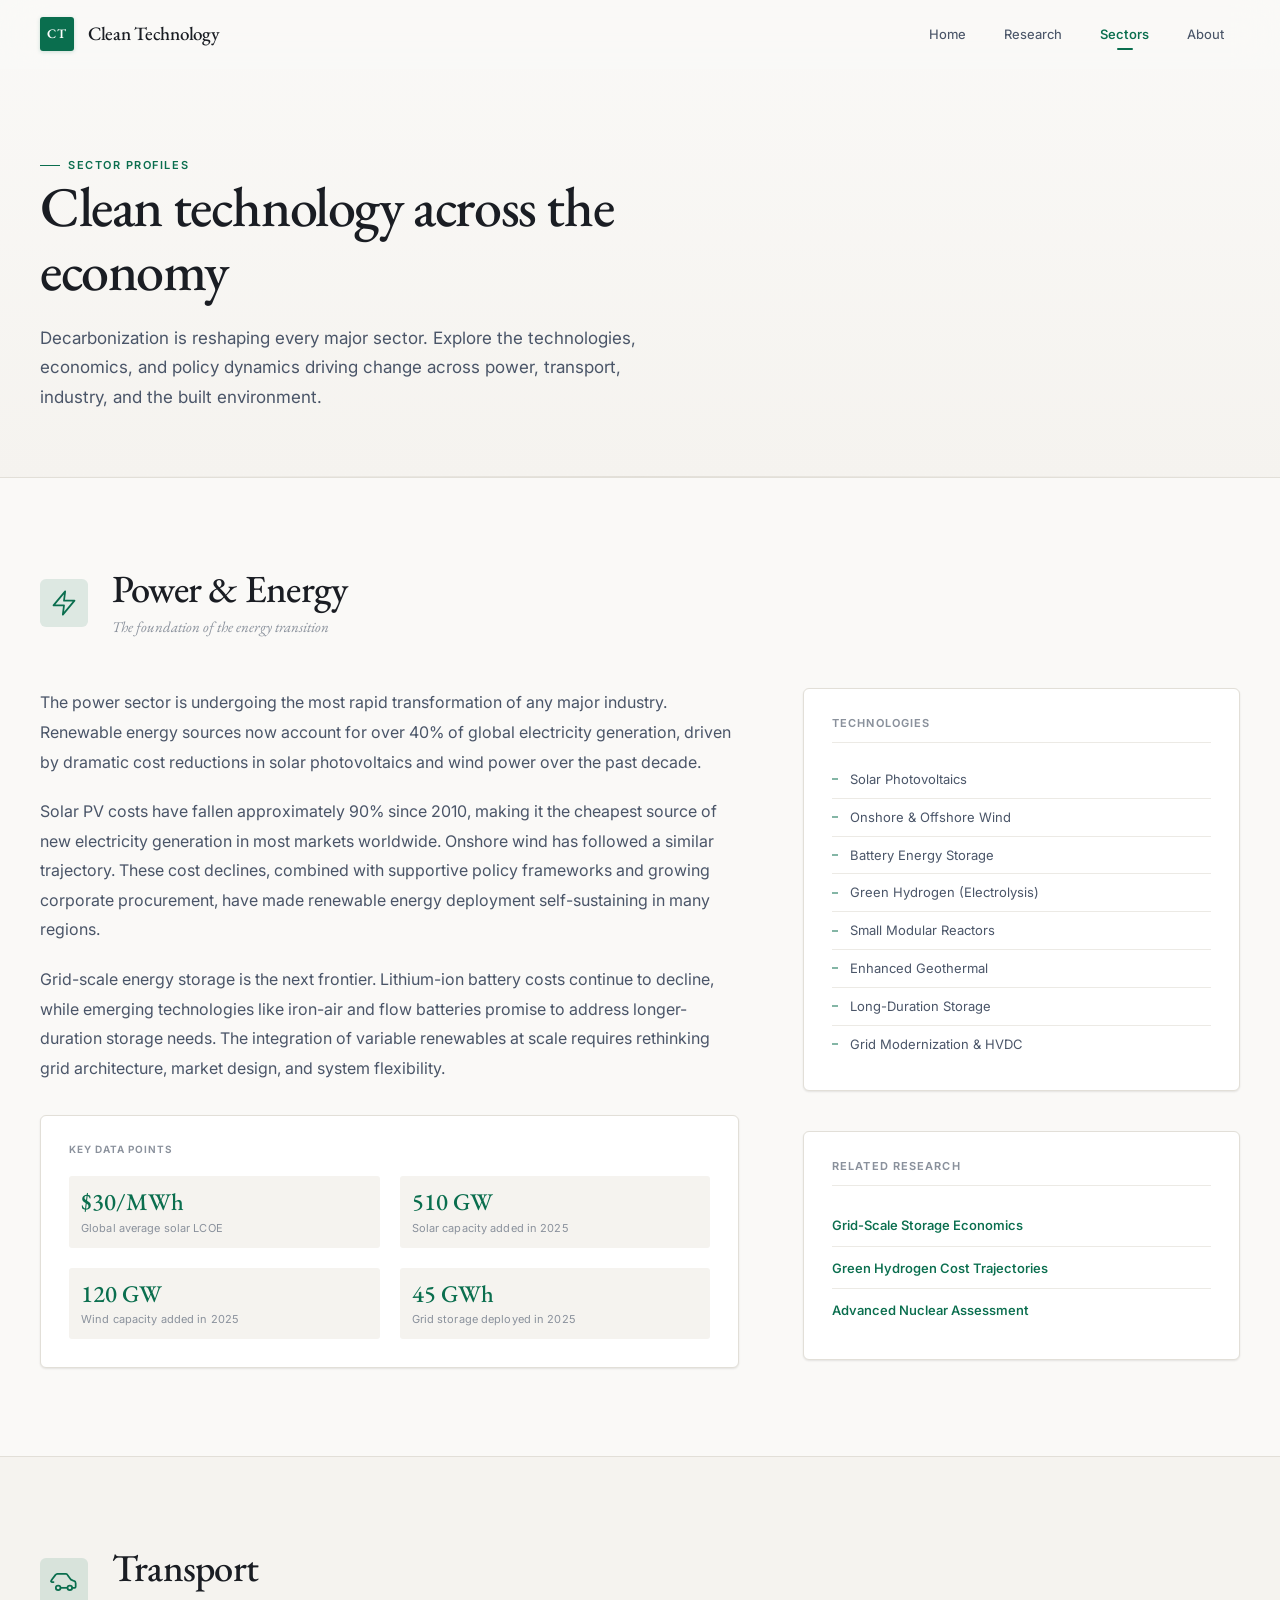
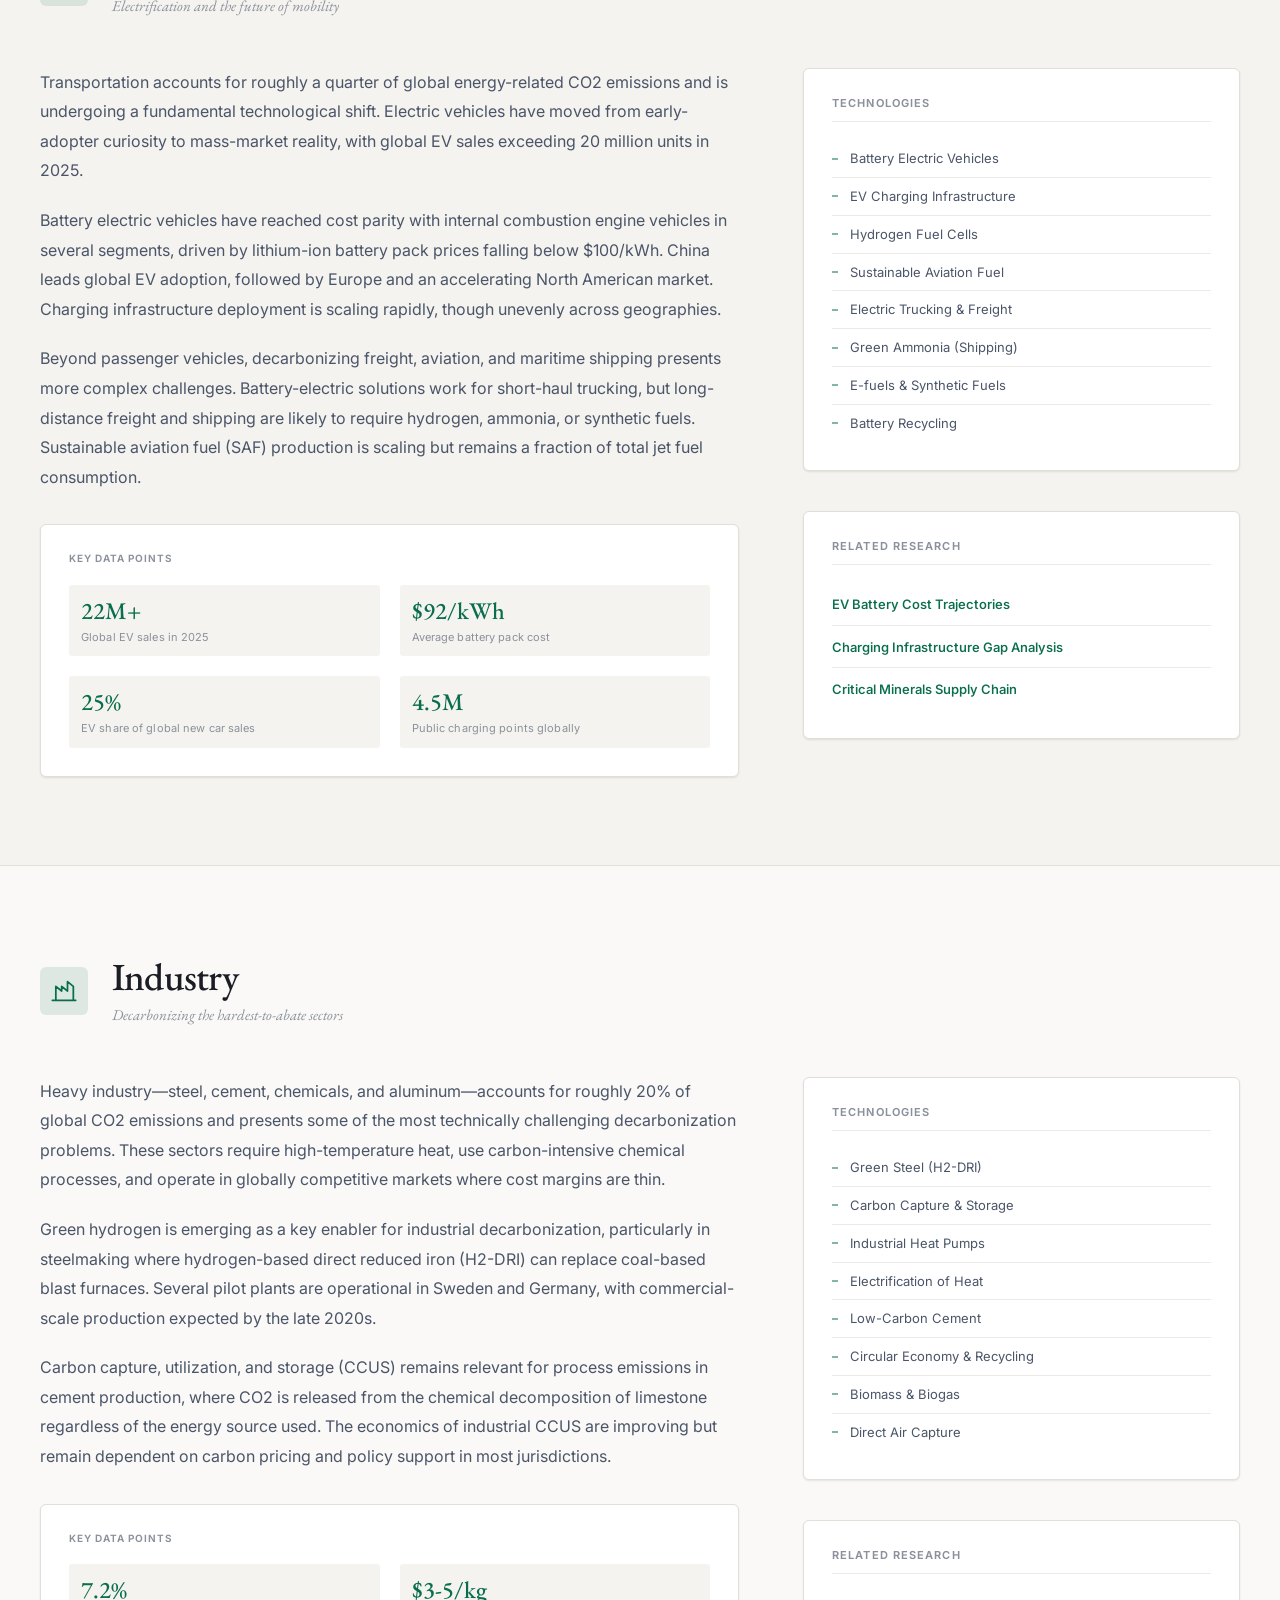
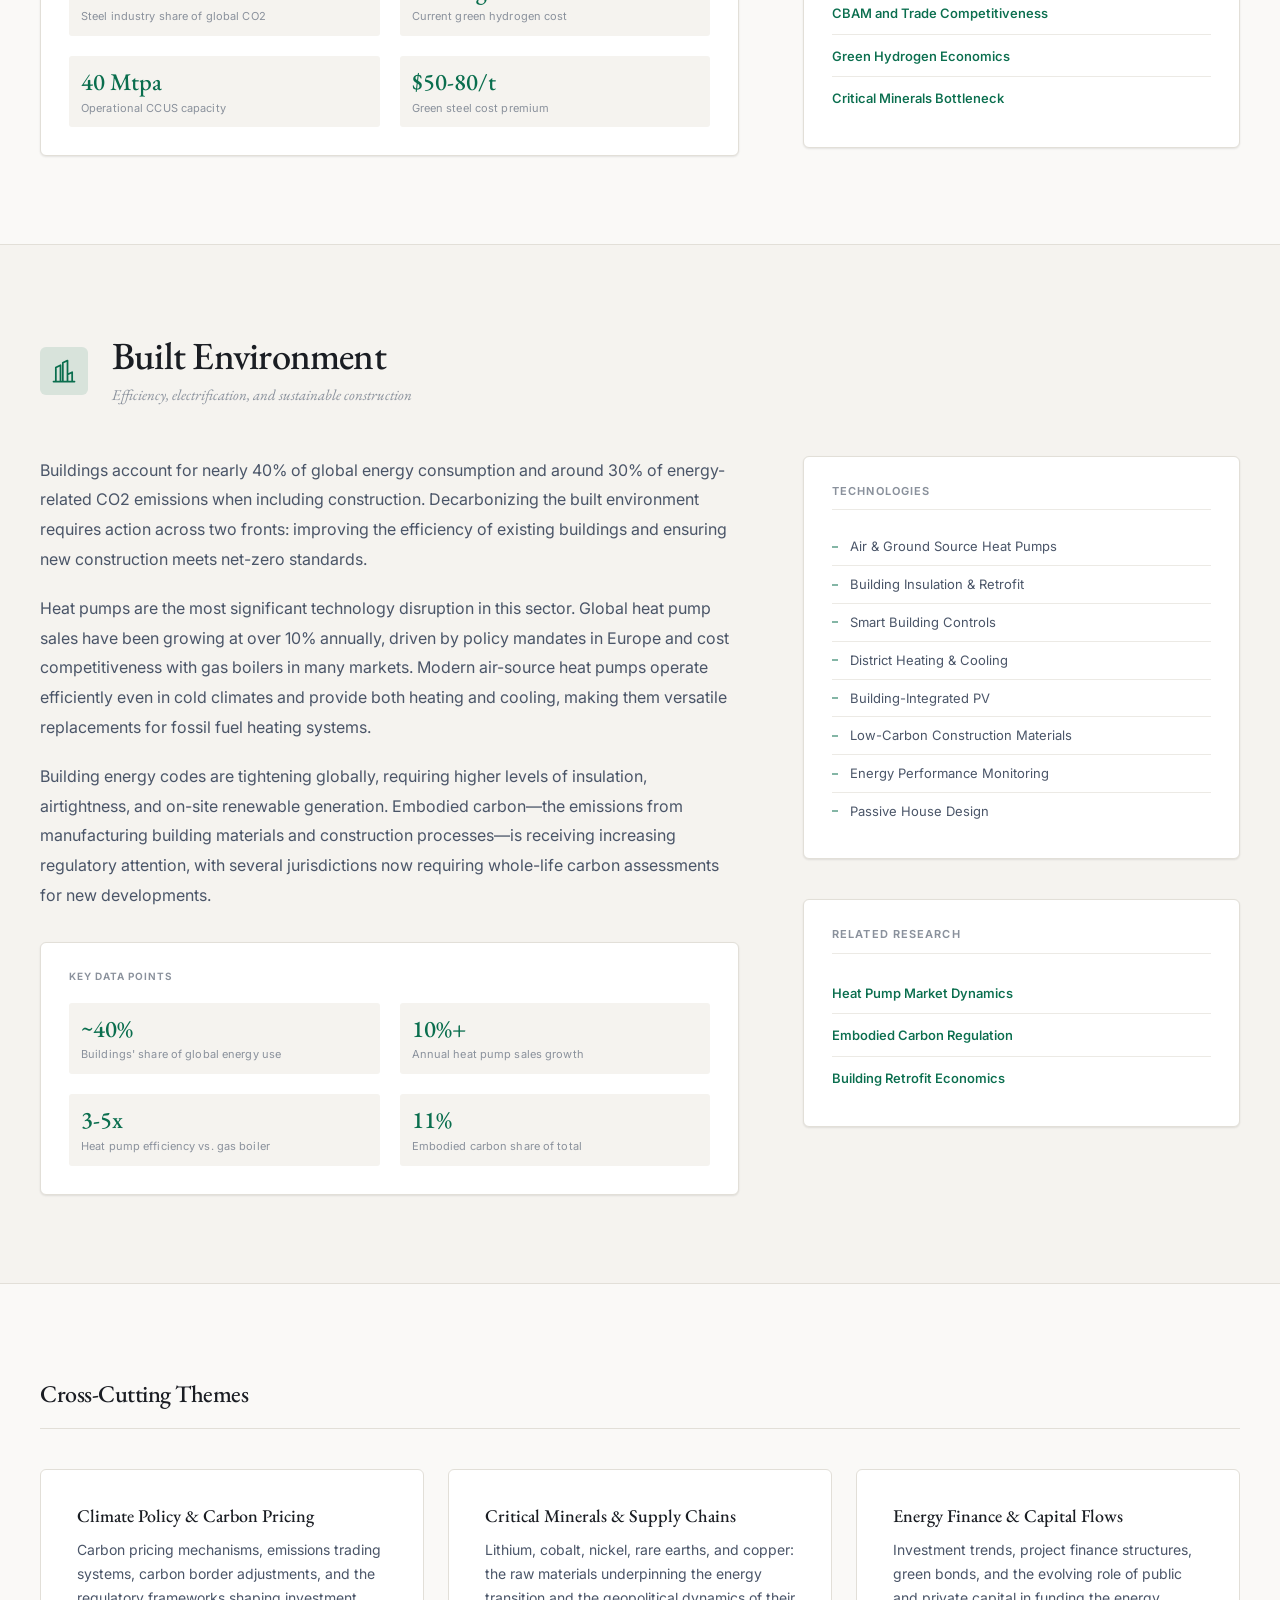
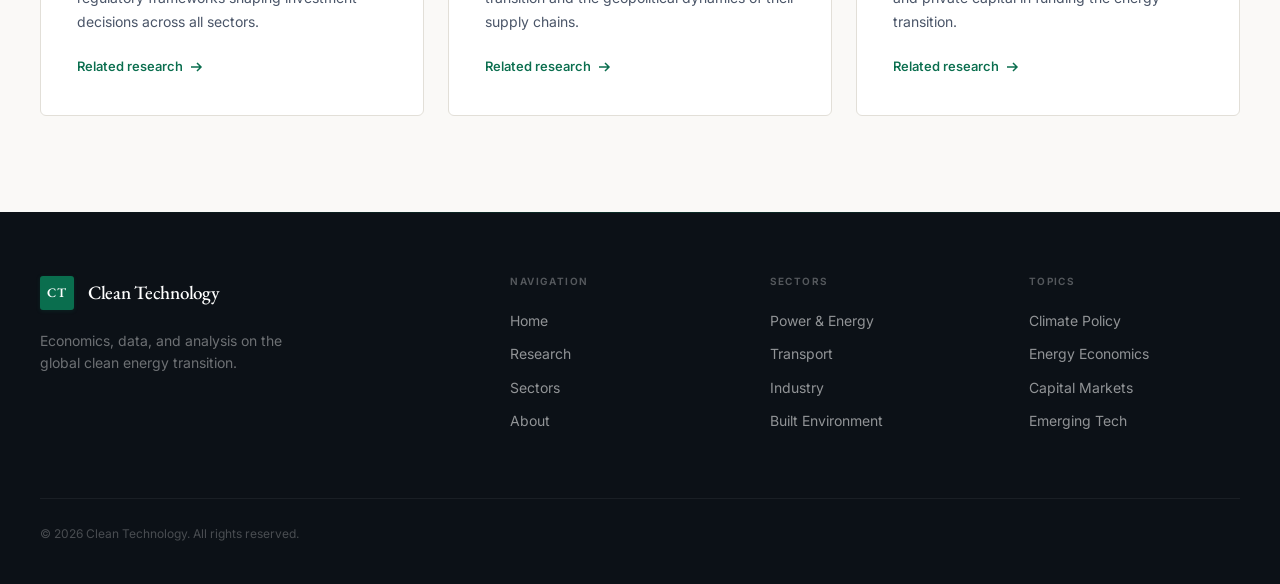
<file: sectors.html>
<!DOCTYPE html>
<html lang="en">
<head>
    <meta charset="UTF-8">
    <meta name="viewport" content="width=device-width, initial-scale=1.0">
    <meta name="description" content="Clean Technology Sectors — In-depth information on clean technology across power and energy, transport, industry, and the built environment.">
    <title>Sectors | Clean Technology</title>
    <link rel="stylesheet" href="assets/css/style.css">
    <script async src="https://pagead2.googlesyndication.com/pagead/js/adsbygoogle.js?client=ca-pub-8700122829608621"
         crossorigin="anonymous"></script>
    <link rel="preconnect" href="https://fonts.googleapis.com">
    <link rel="preconnect" href="https://fonts.gstatic.com" crossorigin>
    <link href="https://fonts.googleapis.com/css2?family=EB+Garamond:ital,wght@0,400;0,500;0,600;0,700;1,400;1,500&family=Inter:opsz,wght@14..32,300;14..32,400;14..32,450;14..32,500;14..32,550;14..32,600;14..32,650&display=swap" rel="stylesheet">
    <link rel="icon" type="image/svg+xml" href="assets/images/favicon.svg">
    <script async src="https://pagead2.googlesyndication.com/pagead/js/adsbygoogle.js?client=ca-pub-8700122829608621"
         crossorigin="anonymous"></script>
</head>
<body>

    <header class="site-header">
        <nav class="nav-container">
            <a href="index.html" class="nav-logo">
                <span class="logo-mark">CT</span>
                <span class="logo-text">Clean Technology</span>
            </a>
            <button class="nav-toggle" aria-label="Toggle navigation">
                <span></span><span></span><span></span>
            </button>
            <ul class="nav-links">
                <li><a href="index.html">Home</a></li>
                <li><a href="research.html">Research</a></li>
                <li><a href="sectors.html" class="active">Sectors</a></li>
                <li><a href="about.html">About</a></li>
            </ul>
        </nav>
    </header>

    <section class="page-hero">
        <div class="container">
            <p class="eyebrow">Sector Profiles</p>
            <h1>Clean technology across the economy</h1>
            <p class="page-hero-subtitle">Decarbonization is reshaping every major sector. Explore the technologies, economics, and policy dynamics driving change across power, transport, industry, and the built environment.</p>
        </div>
    </section>

    <!-- Power & Energy -->
    <section class="sector-detail" id="energy">
        <div class="container">
            <div class="sector-header">
                <div class="sector-icon">
                    <svg viewBox="0 0 24 24" fill="none" stroke="currentColor" stroke-width="1.5">
                        <path d="M13 2L3 14h9l-1 8 10-12h-9l1-8z" stroke-linecap="round" stroke-linejoin="round"/>
                    </svg>
                </div>
                <div>
                    <h2>Power & Energy</h2>
                    <p class="sector-tagline">The foundation of the energy transition</p>
                </div>
            </div>
            <div class="sector-content">
                <div class="sector-text">
                    <p>The power sector is undergoing the most rapid transformation of any major industry. Renewable energy sources now account for over 40% of global electricity generation, driven by dramatic cost reductions in solar photovoltaics and wind power over the past decade.</p>
                    <p>Solar PV costs have fallen approximately 90% since 2010, making it the cheapest source of new electricity generation in most markets worldwide. Onshore wind has followed a similar trajectory. These cost declines, combined with supportive policy frameworks and growing corporate procurement, have made renewable energy deployment self-sustaining in many regions.</p>
                    <p>Grid-scale energy storage is the next frontier. Lithium-ion battery costs continue to decline, while emerging technologies like iron-air and flow batteries promise to address longer-duration storage needs. The integration of variable renewables at scale requires rethinking grid architecture, market design, and system flexibility.</p>

                    <div class="sector-data-block">
                        <h4>Key Data Points</h4>
                        <div class="data-points-grid">
                            <div class="data-point">
                                <span class="data-point-value">$30/MWh</span>
                                <span class="data-point-label">Global average solar LCOE</span>
                            </div>
                            <div class="data-point">
                                <span class="data-point-value">510 GW</span>
                                <span class="data-point-label">Solar capacity added in 2025</span>
                            </div>
                            <div class="data-point">
                                <span class="data-point-value">120 GW</span>
                                <span class="data-point-label">Wind capacity added in 2025</span>
                            </div>
                            <div class="data-point">
                                <span class="data-point-value">45 GWh</span>
                                <span class="data-point-label">Grid storage deployed in 2025</span>
                            </div>
                        </div>
                    </div>
                </div>
                <div class="sector-sidebar">
                    <div class="sidebar-card">
                        <h4 class="sidebar-card-title">Technologies</h4>
                        <ul class="tech-list">
                            <li>Solar Photovoltaics</li>
                            <li>Onshore & Offshore Wind</li>
                            <li>Battery Energy Storage</li>
                            <li>Green Hydrogen (Electrolysis)</li>
                            <li>Small Modular Reactors</li>
                            <li>Enhanced Geothermal</li>
                            <li>Long-Duration Storage</li>
                            <li>Grid Modernization & HVDC</li>
                        </ul>
                    </div>
                    <div class="sidebar-card">
                        <h4 class="sidebar-card-title">Related Research</h4>
                        <ul class="related-list">
                            <li><a href="research.html">Grid-Scale Storage Economics</a></li>
                            <li><a href="research.html">Green Hydrogen Cost Trajectories</a></li>
                            <li><a href="research.html">Advanced Nuclear Assessment</a></li>
                        </ul>
                    </div>
                </div>
            </div>
        </div>
    </section>

    <!-- Transport -->
    <section class="sector-detail sector-alt" id="transport">
        <div class="container">
            <div class="sector-header">
                <div class="sector-icon">
                    <svg viewBox="0 0 24 24" fill="none" stroke="currentColor" stroke-width="1.5">
                        <path d="M19 17h2c.6 0 1-.4 1-1v-3c0-.9-.7-1.7-1.5-1.9L18 10l-2.7-3.6A2 2 0 0013.7 5H6.3a2 2 0 00-1.6.9L2 9.5 1 11c-.3.5 0 1 .5 1H3" stroke-linecap="round" stroke-linejoin="round"/>
                        <circle cx="7" cy="17" r="2"/>
                        <circle cx="17" cy="17" r="2"/>
                        <path d="M9 17h6"/>
                    </svg>
                </div>
                <div>
                    <h2>Transport</h2>
                    <p class="sector-tagline">Electrification and the future of mobility</p>
                </div>
            </div>
            <div class="sector-content">
                <div class="sector-text">
                    <p>Transportation accounts for roughly a quarter of global energy-related CO2 emissions and is undergoing a fundamental technological shift. Electric vehicles have moved from early-adopter curiosity to mass-market reality, with global EV sales exceeding 20 million units in 2025.</p>
                    <p>Battery electric vehicles have reached cost parity with internal combustion engine vehicles in several segments, driven by lithium-ion battery pack prices falling below $100/kWh. China leads global EV adoption, followed by Europe and an accelerating North American market. Charging infrastructure deployment is scaling rapidly, though unevenly across geographies.</p>
                    <p>Beyond passenger vehicles, decarbonizing freight, aviation, and maritime shipping presents more complex challenges. Battery-electric solutions work for short-haul trucking, but long-distance freight and shipping are likely to require hydrogen, ammonia, or synthetic fuels. Sustainable aviation fuel (SAF) production is scaling but remains a fraction of total jet fuel consumption.</p>

                    <div class="sector-data-block">
                        <h4>Key Data Points</h4>
                        <div class="data-points-grid">
                            <div class="data-point">
                                <span class="data-point-value">22M+</span>
                                <span class="data-point-label">Global EV sales in 2025</span>
                            </div>
                            <div class="data-point">
                                <span class="data-point-value">$92/kWh</span>
                                <span class="data-point-label">Average battery pack cost</span>
                            </div>
                            <div class="data-point">
                                <span class="data-point-value">25%</span>
                                <span class="data-point-label">EV share of global new car sales</span>
                            </div>
                            <div class="data-point">
                                <span class="data-point-value">4.5M</span>
                                <span class="data-point-label">Public charging points globally</span>
                            </div>
                        </div>
                    </div>
                </div>
                <div class="sector-sidebar">
                    <div class="sidebar-card">
                        <h4 class="sidebar-card-title">Technologies</h4>
                        <ul class="tech-list">
                            <li>Battery Electric Vehicles</li>
                            <li>EV Charging Infrastructure</li>
                            <li>Hydrogen Fuel Cells</li>
                            <li>Sustainable Aviation Fuel</li>
                            <li>Electric Trucking & Freight</li>
                            <li>Green Ammonia (Shipping)</li>
                            <li>E-fuels & Synthetic Fuels</li>
                            <li>Battery Recycling</li>
                        </ul>
                    </div>
                    <div class="sidebar-card">
                        <h4 class="sidebar-card-title">Related Research</h4>
                        <ul class="related-list">
                            <li><a href="research.html">EV Battery Cost Trajectories</a></li>
                            <li><a href="research.html">Charging Infrastructure Gap Analysis</a></li>
                            <li><a href="research.html">Critical Minerals Supply Chain</a></li>
                        </ul>
                    </div>
                </div>
            </div>
        </div>
    </section>

    <!-- Industry -->
    <section class="sector-detail" id="industry">
        <div class="container">
            <div class="sector-header">
                <div class="sector-icon">
                    <svg viewBox="0 0 24 24" fill="none" stroke="currentColor" stroke-width="1.5">
                        <path d="M2 20h20M5 20V8l5 4V8l5 4V4l5 4v12" stroke-linecap="round" stroke-linejoin="round"/>
                    </svg>
                </div>
                <div>
                    <h2>Industry</h2>
                    <p class="sector-tagline">Decarbonizing the hardest-to-abate sectors</p>
                </div>
            </div>
            <div class="sector-content">
                <div class="sector-text">
                    <p>Heavy industry&mdash;steel, cement, chemicals, and aluminum&mdash;accounts for roughly 20% of global CO2 emissions and presents some of the most technically challenging decarbonization problems. These sectors require high-temperature heat, use carbon-intensive chemical processes, and operate in globally competitive markets where cost margins are thin.</p>
                    <p>Green hydrogen is emerging as a key enabler for industrial decarbonization, particularly in steelmaking where hydrogen-based direct reduced iron (H2-DRI) can replace coal-based blast furnaces. Several pilot plants are operational in Sweden and Germany, with commercial-scale production expected by the late 2020s.</p>
                    <p>Carbon capture, utilization, and storage (CCUS) remains relevant for process emissions in cement production, where CO2 is released from the chemical decomposition of limestone regardless of the energy source used. The economics of industrial CCUS are improving but remain dependent on carbon pricing and policy support in most jurisdictions.</p>

                    <div class="sector-data-block">
                        <h4>Key Data Points</h4>
                        <div class="data-points-grid">
                            <div class="data-point">
                                <span class="data-point-value">7.2%</span>
                                <span class="data-point-label">Steel industry share of global CO2</span>
                            </div>
                            <div class="data-point">
                                <span class="data-point-value">$3-5/kg</span>
                                <span class="data-point-label">Current green hydrogen cost</span>
                            </div>
                            <div class="data-point">
                                <span class="data-point-value">40 Mtpa</span>
                                <span class="data-point-label">Operational CCUS capacity</span>
                            </div>
                            <div class="data-point">
                                <span class="data-point-value">$50-80/t</span>
                                <span class="data-point-label">Green steel cost premium</span>
                            </div>
                        </div>
                    </div>
                </div>
                <div class="sector-sidebar">
                    <div class="sidebar-card">
                        <h4 class="sidebar-card-title">Technologies</h4>
                        <ul class="tech-list">
                            <li>Green Steel (H2-DRI)</li>
                            <li>Carbon Capture & Storage</li>
                            <li>Industrial Heat Pumps</li>
                            <li>Electrification of Heat</li>
                            <li>Low-Carbon Cement</li>
                            <li>Circular Economy & Recycling</li>
                            <li>Biomass & Biogas</li>
                            <li>Direct Air Capture</li>
                        </ul>
                    </div>
                    <div class="sidebar-card">
                        <h4 class="sidebar-card-title">Related Research</h4>
                        <ul class="related-list">
                            <li><a href="research.html">CBAM and Trade Competitiveness</a></li>
                            <li><a href="research.html">Green Hydrogen Economics</a></li>
                            <li><a href="research.html">Critical Minerals Bottleneck</a></li>
                        </ul>
                    </div>
                </div>
            </div>
        </div>
    </section>

    <!-- Built Environment -->
    <section class="sector-detail sector-alt" id="built">
        <div class="container">
            <div class="sector-header">
                <div class="sector-icon">
                    <svg viewBox="0 0 24 24" fill="none" stroke="currentColor" stroke-width="1.5">
                        <path d="M3 21h18M9 21V7l-4 2v12M15 21V3l-4 2v16M19 21v-8l-4 2" stroke-linecap="round" stroke-linejoin="round"/>
                    </svg>
                </div>
                <div>
                    <h2>Built Environment</h2>
                    <p class="sector-tagline">Efficiency, electrification, and sustainable construction</p>
                </div>
            </div>
            <div class="sector-content">
                <div class="sector-text">
                    <p>Buildings account for nearly 40% of global energy consumption and around 30% of energy-related CO2 emissions when including construction. Decarbonizing the built environment requires action across two fronts: improving the efficiency of existing buildings and ensuring new construction meets net-zero standards.</p>
                    <p>Heat pumps are the most significant technology disruption in this sector. Global heat pump sales have been growing at over 10% annually, driven by policy mandates in Europe and cost competitiveness with gas boilers in many markets. Modern air-source heat pumps operate efficiently even in cold climates and provide both heating and cooling, making them versatile replacements for fossil fuel heating systems.</p>
                    <p>Building energy codes are tightening globally, requiring higher levels of insulation, airtightness, and on-site renewable generation. Embodied carbon&mdash;the emissions from manufacturing building materials and construction processes&mdash;is receiving increasing regulatory attention, with several jurisdictions now requiring whole-life carbon assessments for new developments.</p>

                    <div class="sector-data-block">
                        <h4>Key Data Points</h4>
                        <div class="data-points-grid">
                            <div class="data-point">
                                <span class="data-point-value">~40%</span>
                                <span class="data-point-label">Buildings' share of global energy use</span>
                            </div>
                            <div class="data-point">
                                <span class="data-point-value">10%+</span>
                                <span class="data-point-label">Annual heat pump sales growth</span>
                            </div>
                            <div class="data-point">
                                <span class="data-point-value">3-5x</span>
                                <span class="data-point-label">Heat pump efficiency vs. gas boiler</span>
                            </div>
                            <div class="data-point">
                                <span class="data-point-value">11%</span>
                                <span class="data-point-label">Embodied carbon share of total</span>
                            </div>
                        </div>
                    </div>
                </div>
                <div class="sector-sidebar">
                    <div class="sidebar-card">
                        <h4 class="sidebar-card-title">Technologies</h4>
                        <ul class="tech-list">
                            <li>Air & Ground Source Heat Pumps</li>
                            <li>Building Insulation & Retrofit</li>
                            <li>Smart Building Controls</li>
                            <li>District Heating & Cooling</li>
                            <li>Building-Integrated PV</li>
                            <li>Low-Carbon Construction Materials</li>
                            <li>Energy Performance Monitoring</li>
                            <li>Passive House Design</li>
                        </ul>
                    </div>
                    <div class="sidebar-card">
                        <h4 class="sidebar-card-title">Related Research</h4>
                        <ul class="related-list">
                            <li><a href="research.html">Heat Pump Market Dynamics</a></li>
                            <li><a href="research.html">Embodied Carbon Regulation</a></li>
                            <li><a href="research.html">Building Retrofit Economics</a></li>
                        </ul>
                    </div>
                </div>
            </div>
        </div>
    </section>

    <!-- Cross-cutting -->
    <section class="cross-cutting">
        <div class="container">
            <div class="section-header">
                <h2>Cross-Cutting Themes</h2>
            </div>
            <div class="themes-grid">
                <div class="theme-card">
                    <h3>Climate Policy & Carbon Pricing</h3>
                    <p>Carbon pricing mechanisms, emissions trading systems, carbon border adjustments, and the regulatory frameworks shaping investment decisions across all sectors.</p>
                    <a href="research.html" class="theme-link">
                        Related research
                        <svg viewBox="0 0 14 14" fill="none" stroke="currentColor" stroke-width="1.5" width="14" height="14"><path d="M2 7h10M8 3l4 4-4 4"/></svg>
                    </a>
                </div>
                <div class="theme-card">
                    <h3>Critical Minerals & Supply Chains</h3>
                    <p>Lithium, cobalt, nickel, rare earths, and copper: the raw materials underpinning the energy transition and the geopolitical dynamics of their supply chains.</p>
                    <a href="research.html" class="theme-link">
                        Related research
                        <svg viewBox="0 0 14 14" fill="none" stroke="currentColor" stroke-width="1.5" width="14" height="14"><path d="M2 7h10M8 3l4 4-4 4"/></svg>
                    </a>
                </div>
                <div class="theme-card">
                    <h3>Energy Finance & Capital Flows</h3>
                    <p>Investment trends, project finance structures, green bonds, and the evolving role of public and private capital in funding the energy transition.</p>
                    <a href="research.html" class="theme-link">
                        Related research
                        <svg viewBox="0 0 14 14" fill="none" stroke="currentColor" stroke-width="1.5" width="14" height="14"><path d="M2 7h10M8 3l4 4-4 4"/></svg>
                    </a>
                </div>
            </div>
        </div>
    </section>

    <footer class="site-footer">
        <div class="container">
            <div class="footer-grid">
                <div class="footer-brand">
                    <a href="index.html" class="nav-logo">
                        <span class="logo-mark">CT</span>
                        <span class="logo-text">Clean Technology</span>
                    </a>
                    <p>Economics, data, and analysis on the global clean energy transition.</p>
                </div>
                <div class="footer-links">
                    <h4>Navigation</h4>
                    <ul>
                        <li><a href="index.html">Home</a></li>
                        <li><a href="research.html">Research</a></li>
                        <li><a href="sectors.html">Sectors</a></li>
                        <li><a href="about.html">About</a></li>
                    </ul>
                </div>
                <div class="footer-links">
                    <h4>Sectors</h4>
                    <ul>
                        <li><a href="sectors.html#energy">Power & Energy</a></li>
                        <li><a href="sectors.html#transport">Transport</a></li>
                        <li><a href="sectors.html#industry">Industry</a></li>
                        <li><a href="sectors.html#built">Built Environment</a></li>
                    </ul>
                </div>
                <div class="footer-links">
                    <h4>Topics</h4>
                    <ul>
                        <li><a href="research.html">Climate Policy</a></li>
                        <li><a href="research.html">Energy Economics</a></li>
                        <li><a href="research.html">Capital Markets</a></li>
                        <li><a href="research.html">Emerging Tech</a></li>
                    </ul>
                </div>
            </div>
            <div class="footer-bottom">
                <p>&copy; 2026 Clean Technology. All rights reserved.</p>
            </div>
        </div>
    </footer>

    <script src="assets/js/main.js"></script>
</body>
</html>
</file>
<file: assets/css/style.css>
/* ============================================
   Clean Technology — Professional Design System
   Premium Informational Aesthetic
   ============================================ */

/* --- Reset & Base --- */
*, *::before, *::after {
    margin: 0;
    padding: 0;
    box-sizing: border-box;
}

:root {
    --color-primary: #0a6e4e;
    --color-primary-light: #0d8a62;
    --color-primary-dark: #064d37;
    --color-primary-glow: rgba(10, 110, 78, 0.12);
    --color-accent: #c8a551;
    --color-accent-light: #d4b76a;
    --color-bg: #faf9f7;
    --color-bg-warm: #f5f3ef;
    --color-bg-cool: #f0f2f5;
    --color-bg-dark: #0c1117;
    --color-bg-dark-elevated: #141b24;
    --color-text: #1a1d23;
    --color-text-secondary: #4a5568;
    --color-text-tertiary: #8a919c;
    --color-border: #e2dfd8;
    --color-border-light: #eceae5;
    --color-border-dark: rgba(255,255,255,0.08);
    --color-white: #ffffff;
    --color-red: #c0392b;
    --color-blue: #2563eb;

    --font-display: 'EB Garamond', 'Georgia', 'Times New Roman', serif;
    --font-body: 'Inter', -apple-system, BlinkMacSystemFont, 'Segoe UI', sans-serif;

    --container-xl: 1280px;
    --container-lg: 1120px;
    --container-md: 960px;
    --container-sm: 720px;
    --header-height: 68px;

    --shadow-sm: 0 1px 3px rgba(0,0,0,0.04), 0 1px 2px rgba(0,0,0,0.06);
    --shadow-md: 0 4px 16px rgba(0,0,0,0.06), 0 1px 4px rgba(0,0,0,0.04);
    --shadow-lg: 0 12px 40px rgba(0,0,0,0.08), 0 4px 12px rgba(0,0,0,0.04);
    --shadow-glow: 0 0 40px rgba(10, 110, 78, 0.08);

    --radius-sm: 3px;
    --radius-md: 6px;
    --radius-lg: 10px;

    --ease-out: cubic-bezier(0.16, 1, 0.3, 1);
    --ease-in-out: cubic-bezier(0.65, 0, 0.35, 1);
}

html {
    font-size: 16px;
    scroll-behavior: smooth;
    -webkit-font-smoothing: antialiased;
    -moz-osx-font-smoothing: grayscale;
}

body {
    font-family: var(--font-body);
    color: var(--color-text);
    background-color: var(--color-bg);
    line-height: 1.6;
    overflow-x: hidden;
}

.container {
    max-width: var(--container-xl);
    margin: 0 auto;
    padding: 0 2.5rem;
}

.container--narrow {
    max-width: var(--container-md);
}

a { color: inherit; text-decoration: none; }
ul { list-style: none; }
img { max-width: 100%; display: block; }

h1, h2, h3, h4, h5 {
    font-family: var(--font-display);
    font-weight: 500;
    line-height: 1.15;
    color: var(--color-text);
}

h1 { font-size: clamp(2.25rem, 4.5vw, 3.5rem); letter-spacing: -0.025em; }
h2 { font-size: clamp(1.75rem, 3vw, 2.5rem); letter-spacing: -0.02em; }
h3 { font-size: clamp(1.25rem, 2vw, 1.625rem); }
h4 { font-size: 1.125rem; }

p {
    color: var(--color-text-secondary);
    line-height: 1.75;
}

::selection {
    background: var(--color-primary-glow);
    color: var(--color-primary-dark);
}

/* --- Buttons --- */
.btn {
    display: inline-flex;
    align-items: center;
    gap: 0.5rem;
    padding: 0.8125rem 2rem;
    font-family: var(--font-body);
    font-size: 0.8125rem;
    font-weight: 550;
    letter-spacing: 0.03em;
    border: none;
    border-radius: var(--radius-sm);
    cursor: pointer;
    transition: all 0.3s var(--ease-out);
    text-decoration: none;
    position: relative;
    overflow: hidden;
}

.btn-primary {
    background: var(--color-primary);
    color: var(--color-white);
    box-shadow: 0 2px 8px rgba(10, 110, 78, 0.2);
}

.btn-primary:hover {
    background: var(--color-primary-dark);
    box-shadow: 0 4px 16px rgba(10, 110, 78, 0.25);
    transform: translateY(-1px);
}

.btn-secondary {
    background: transparent;
    color: var(--color-primary);
    border: 1.5px solid var(--color-primary);
}

.btn-secondary:hover {
    background: var(--color-primary);
    color: var(--color-white);
    box-shadow: 0 2px 8px rgba(10, 110, 78, 0.2);
    transform: translateY(-1px);
}

.btn-ghost {
    background: rgba(255,255,255,0.06);
    color: rgba(255,255,255,0.85);
    border: 1px solid rgba(255,255,255,0.12);
}

.btn-ghost:hover {
    background: rgba(255,255,255,0.12);
    color: #fff;
}

.btn-full { width: 100%; justify-content: center; }

.btn svg {
    width: 16px;
    height: 16px;
    transition: transform 0.3s var(--ease-out);
}

.btn:hover svg { transform: translateX(3px); }

/* --- Eyebrow / Label --- */
.eyebrow {
    font-family: var(--font-body);
    font-size: 0.6875rem;
    font-weight: 600;
    text-transform: uppercase;
    letter-spacing: 0.14em;
    color: var(--color-primary);
    display: inline-flex;
    align-items: center;
    gap: 0.5rem;
}

.eyebrow::before {
    content: '';
    display: inline-block;
    width: 20px;
    height: 1.5px;
    background: var(--color-primary);
}

/* --- Tag --- */
.tag {
    display: inline-block;
    font-size: 0.625rem;
    font-weight: 650;
    text-transform: uppercase;
    letter-spacing: 0.1em;
    padding: 0.25rem 0.75rem;
    border-radius: 2px;
    line-height: 1.4;
}

.tag--primary {
    color: var(--color-primary);
    background: var(--color-primary-glow);
}

.tag--accent {
    color: var(--color-accent);
    background: rgba(200, 165, 81, 0.1);
}

.tag--muted {
    color: var(--color-text-tertiary);
    background: var(--color-bg-warm);
}

/* --- Divider --- */
.divider {
    width: 48px;
    height: 2px;
    background: var(--color-primary);
    border: none;
    margin: 1.5rem 0;
}

/* ============================================
   HEADER & NAVIGATION
   ============================================ */
.site-header {
    position: fixed;
    top: 0;
    left: 0;
    right: 0;
    z-index: 1000;
    background: rgba(250, 249, 247, 0.85);
    backdrop-filter: blur(20px) saturate(1.2);
    -webkit-backdrop-filter: blur(20px) saturate(1.2);
    border-bottom: 1px solid transparent;
    transition: all 0.4s var(--ease-out);
}

.site-header.scrolled {
    border-bottom-color: var(--color-border-light);
    box-shadow: 0 1px 16px rgba(0, 0, 0, 0.04);
}

.nav-container {
    max-width: var(--container-xl);
    margin: 0 auto;
    padding: 0 2.5rem;
    display: flex;
    align-items: center;
    justify-content: space-between;
    height: var(--header-height);
}

.nav-logo {
    display: flex;
    align-items: center;
    gap: 0.875rem;
    text-decoration: none;
}

.logo-mark {
    display: flex;
    align-items: center;
    justify-content: center;
    width: 34px;
    height: 34px;
    background: var(--color-primary);
    color: var(--color-white);
    font-family: var(--font-display);
    font-size: 0.8125rem;
    font-weight: 600;
    letter-spacing: 0.06em;
    border-radius: 3px;
    box-shadow: 0 1px 4px rgba(10, 110, 78, 0.2);
}

.logo-text {
    font-family: var(--font-display);
    font-size: 1.1875rem;
    font-weight: 500;
    color: var(--color-text);
    letter-spacing: -0.015em;
}

.nav-links {
    display: flex;
    gap: 0.375rem;
    align-items: center;
}

.nav-links a {
    font-family: var(--font-body);
    font-size: 0.8125rem;
    font-weight: 450;
    color: var(--color-text-secondary);
    padding: 0.5rem 1rem;
    border-radius: var(--radius-sm);
    position: relative;
    transition: all 0.25s var(--ease-out);
}

.nav-links a:hover {
    color: var(--color-primary);
    background: var(--color-primary-glow);
}

.nav-links a.active {
    color: var(--color-primary);
    font-weight: 550;
}

.nav-links a.active::after {
    content: '';
    position: absolute;
    bottom: 0;
    left: 50%;
    transform: translateX(-50%);
    width: 16px;
    height: 2px;
    background: var(--color-primary);
    border-radius: 1px;
}

.nav-toggle {
    display: none;
    flex-direction: column;
    gap: 5px;
    background: none;
    border: none;
    cursor: pointer;
    padding: 6px;
    border-radius: var(--radius-sm);
    transition: background 0.2s;
}

.nav-toggle:hover { background: var(--color-bg-warm); }

.nav-toggle span {
    display: block;
    width: 20px;
    height: 1.5px;
    background: var(--color-text);
    transition: all 0.3s var(--ease-out);
    transform-origin: center;
}

.nav-toggle.active span:nth-child(1) { transform: rotate(45deg) translate(4.5px, 4.5px); }
.nav-toggle.active span:nth-child(2) { opacity: 0; transform: scaleX(0); }
.nav-toggle.active span:nth-child(3) { transform: rotate(-45deg) translate(4.5px, -4.5px); }

/* ============================================
   HERO
   ============================================ */
.hero {
    padding-top: calc(var(--header-height) + 6rem);
    padding-bottom: 6rem;
    position: relative;
}

.hero::before {
    content: '';
    position: absolute;
    top: 0;
    right: 0;
    width: 55%;
    height: 100%;
    background: linear-gradient(135deg, transparent 0%, var(--color-bg-warm) 50%, var(--color-bg) 100%);
    z-index: -1;
}

.hero-grid {
    display: grid;
    grid-template-columns: 1fr 1.05fr;
    gap: 5rem;
    align-items: center;
    max-width: var(--container-xl);
    margin: 0 auto;
    padding: 0 2.5rem;
}

.hero-content { max-width: 560px; }

.hero h1 {
    margin-bottom: 1.75rem;
    line-height: 1.1;
}

.hero h1 em {
    font-style: normal;
    color: var(--color-primary);
}

.hero-subtitle {
    font-size: 1.0625rem;
    line-height: 1.8;
    color: var(--color-text-secondary);
    margin-bottom: 2.5rem;
    max-width: 480px;
}

.hero-actions {
    display: flex;
    gap: 1rem;
    align-items: center;
}

.hero-visual {
    display: flex;
    justify-content: flex-end;
}

.hero-card {
    width: 100%;
    max-width: 520px;
    background: var(--color-white);
    border: 1px solid var(--color-border);
    border-radius: var(--radius-md);
    padding: 2rem;
    box-shadow: var(--shadow-lg);
    position: relative;
}

.hero-card::before {
    content: '';
    position: absolute;
    top: -1px;
    left: 2rem;
    right: 2rem;
    height: 3px;
    background: linear-gradient(90deg, var(--color-primary), var(--color-accent));
    border-radius: 0 0 2px 2px;
}

.hero-card-header {
    display: flex;
    justify-content: space-between;
    align-items: center;
    margin-bottom: 1.5rem;
    padding-bottom: 1rem;
    border-bottom: 1px solid var(--color-border-light);
}

.hero-card-title {
    font-family: var(--font-display);
    font-size: 0.9375rem;
    font-weight: 500;
    color: var(--color-text);
}

.hero-card-badge {
    font-size: 0.6875rem;
    font-weight: 600;
    color: var(--color-primary);
    background: var(--color-primary-glow);
    padding: 0.2rem 0.6rem;
    border-radius: 2px;
}

.hero-chart { width: 100%; height: auto; }

.chart-label {
    font-family: var(--font-body);
    font-size: 9px;
    fill: var(--color-text-tertiary);
    font-weight: 450;
}

.chart-title {
    font-family: var(--font-display);
    font-size: 11px;
    fill: var(--color-text);
    font-weight: 500;
}

/* ============================================
   METRICS STRIP
   ============================================ */
.metrics {
    background: var(--color-bg-dark);
    padding: 3.5rem 0;
    position: relative;
    overflow: hidden;
}

.metrics::before {
    content: '';
    position: absolute;
    top: 0;
    left: 0;
    right: 0;
    height: 1px;
    background: linear-gradient(90deg, transparent, var(--color-primary), transparent);
    opacity: 0.4;
}

.metrics-grid {
    display: grid;
    grid-template-columns: repeat(4, 1fr);
    gap: 2rem;
}

.metric-card {
    text-align: center;
    padding: 1rem 1.5rem;
    position: relative;
}

.metric-card:not(:last-child)::after {
    content: '';
    position: absolute;
    right: 0;
    top: 10%;
    height: 80%;
    width: 1px;
    background: rgba(255,255,255,0.06);
}

.metric-value {
    font-family: var(--font-display);
    font-size: 3.25rem;
    font-weight: 400;
    color: var(--color-white);
    line-height: 1;
    letter-spacing: -0.02em;
}

.metric-unit {
    font-family: var(--font-display);
    font-size: 1.5rem;
    color: var(--color-primary-light);
    margin-left: 0.1rem;
}

.metric-label {
    font-size: 0.75rem;
    color: rgba(255,255,255,0.4);
    margin-top: 0.625rem;
    line-height: 1.4;
    letter-spacing: 0.01em;
}

/* ============================================
   OVERVIEW SECTION
   ============================================ */
.overview-section {
    padding: 6rem 0;
    border-bottom: 1px solid var(--color-border);
}

.overview-grid {
    display: grid;
    grid-template-columns: 1.4fr 1fr;
    gap: 5rem;
    align-items: start;
}

.overview-text h2 { margin-bottom: 1.5rem; }

.overview-text p {
    margin-bottom: 1.25rem;
    font-size: 1rem;
    line-height: 1.85;
}

.sidebar-card {
    background: var(--color-white);
    border: 1px solid var(--color-border);
    border-radius: var(--radius-md);
    padding: 1.75rem;
    box-shadow: var(--shadow-sm);
}

.sidebar-card + .sidebar-card { margin-top: 1.25rem; }

.sidebar-card-title {
    font-family: var(--font-body);
    font-size: 0.6875rem;
    font-weight: 650;
    text-transform: uppercase;
    letter-spacing: 0.1em;
    color: var(--color-text-tertiary);
    margin-bottom: 1.125rem;
    padding-bottom: 0.75rem;
    border-bottom: 1px solid var(--color-border-light);
}

.trend-list li {
    display: flex;
    align-items: start;
    gap: 0.75rem;
    font-size: 0.8125rem;
    color: var(--color-text-secondary);
    padding: 0.625rem 0;
    border-bottom: 1px solid var(--color-border-light);
    line-height: 1.5;
}

.trend-list li:last-child { border-bottom: none; }

.trend-indicator {
    display: inline-flex;
    flex-shrink: 0;
    margin-top: 4px;
}

.trend-up {
    width: 0;
    height: 0;
    border-left: 4.5px solid transparent;
    border-right: 4.5px solid transparent;
    border-bottom: 7px solid var(--color-primary);
}

.trend-neutral {
    width: 9px;
    height: 2px;
    background: var(--color-accent);
    margin-top: 3px;
}

/* ============================================
   INSIGHTS / ARTICLES GRID
   ============================================ */
.insights {
    padding: 6rem 0;
    background: var(--color-bg-warm);
}

.section-header {
    display: flex;
    justify-content: space-between;
    align-items: baseline;
    margin-bottom: 2.5rem;
    padding-bottom: 1.25rem;
    border-bottom: 1px solid var(--color-border);
}

.section-header h2 { font-size: 1.5rem; }

.section-link {
    font-size: 0.8125rem;
    font-weight: 550;
    color: var(--color-primary);
    display: inline-flex;
    align-items: center;
    gap: 0.375rem;
    transition: gap 0.3s var(--ease-out), opacity 0.2s;
}

.section-link:hover { gap: 0.625rem; }

.section-link svg {
    width: 14px;
    height: 14px;
}

.insights-grid {
    display: grid;
    grid-template-columns: 1.2fr 1fr;
    gap: 1.5rem;
}

.insight-card {
    background: var(--color-white);
    border: 1px solid var(--color-border);
    border-radius: var(--radius-md);
    padding: 2.25rem;
    transition: all 0.4s var(--ease-out);
    cursor: pointer;
    position: relative;
}

.insight-card:hover {
    border-color: var(--color-primary);
    box-shadow: var(--shadow-md), var(--shadow-glow);
    transform: translateY(-2px);
}

.insight-featured {
    grid-row: 1 / 3;
    display: flex;
    flex-direction: column;
}

.insight-featured h3 { font-size: 1.5rem; line-height: 1.25; }

.insight-card .tag { margin-bottom: 1.125rem; }

.insight-card h3 {
    font-size: 1.1875rem;
    margin-bottom: 0.75rem;
    line-height: 1.3;
}

.insight-card p {
    font-size: 0.9375rem;
    margin-bottom: 1.25rem;
    flex: 1;
}

.insight-meta {
    font-size: 0.8125rem;
    color: var(--color-text-tertiary);
    display: flex;
    align-items: center;
    gap: 0.5rem;
}

.meta-dot {
    width: 3px;
    height: 3px;
    border-radius: 50%;
    background: var(--color-text-tertiary);
}

/* ============================================
   SECTOR PREVIEW
   ============================================ */
.sector-preview {
    padding: 6rem 0;
}

.expertise-grid {
    display: grid;
    grid-template-columns: repeat(4, 1fr);
    gap: 1.25rem;
}

.expertise-card {
    display: flex;
    flex-direction: column;
    background: var(--color-white);
    border: 1px solid var(--color-border);
    border-radius: var(--radius-md);
    padding: 2rem 1.75rem;
    transition: all 0.4s var(--ease-out);
    text-decoration: none;
    position: relative;
    overflow: hidden;
}

.expertise-card::after {
    content: '';
    position: absolute;
    bottom: 0;
    left: 0;
    right: 0;
    height: 3px;
    background: var(--color-primary);
    transform: scaleX(0);
    transition: transform 0.4s var(--ease-out);
}

.expertise-card:hover {
    transform: translateY(-4px);
    box-shadow: var(--shadow-lg);
    border-color: var(--color-primary);
}

.expertise-card:hover::after { transform: scaleX(1); }

.expertise-icon {
    width: 42px;
    height: 42px;
    color: var(--color-primary);
    margin-bottom: 1.25rem;
}

.expertise-icon svg { width: 100%; height: 100%; }

.expertise-card h3 {
    font-size: 1.125rem;
    margin-bottom: 0.625rem;
}

.expertise-card p {
    font-size: 0.8125rem;
    line-height: 1.65;
}

/* ============================================
   DATA SNAPSHOT
   ============================================ */
.data-snapshot {
    padding: 6rem 0;
    background: var(--color-bg-warm);
}

.snapshot-grid {
    display: grid;
    grid-template-columns: 1fr 1fr;
    gap: 1.75rem;
}

.snapshot-card {
    background: var(--color-white);
    border: 1px solid var(--color-border);
    border-radius: var(--radius-md);
    padding: 2rem;
    box-shadow: var(--shadow-sm);
}

.snapshot-card h4 {
    font-family: var(--font-body);
    font-size: 0.8125rem;
    font-weight: 600;
    color: var(--color-text);
    margin-bottom: 1.75rem;
    padding-bottom: 0.875rem;
    border-bottom: 1px solid var(--color-border-light);
}

.bar-chart {
    display: flex;
    flex-direction: column;
    gap: 0.875rem;
}

.bar-row {
    display: grid;
    grid-template-columns: 110px 1fr;
    gap: 1rem;
    align-items: center;
}

.bar-label {
    font-size: 0.8125rem;
    color: var(--color-text-secondary);
    text-align: right;
    font-weight: 450;
}

.bar-track {
    background: var(--color-bg-warm);
    border-radius: 3px;
    height: 24px;
    position: relative;
    overflow: visible;
}

.bar-fill {
    height: 100%;
    background: linear-gradient(90deg, var(--color-primary), var(--color-primary-light));
    border-radius: 3px;
    position: relative;
    transition: width 1.2s var(--ease-out);
}

.bar-fill-muted {
    background: linear-gradient(90deg, #8a919c, #a0a8b4);
    opacity: 0.35;
}

.bar-fill::after {
    content: attr(data-value);
    position: absolute;
    right: -4px;
    top: 50%;
    transform: translate(100%, -50%);
    font-family: var(--font-body);
    font-size: 0.6875rem;
    font-weight: 650;
    color: var(--color-text);
    padding-left: 8px;
    white-space: nowrap;
}

/* ============================================
   FOOTER
   ============================================ */
.site-footer {
    background: var(--color-bg-dark);
    padding: 4rem 0 2.5rem;
    position: relative;
}

.site-footer::before {
    content: '';
    position: absolute;
    top: 0;
    left: 0;
    right: 0;
    height: 1px;
    background: linear-gradient(90deg, transparent, rgba(10, 110, 78, 0.3), transparent);
}

.footer-grid {
    display: grid;
    grid-template-columns: 2fr 1fr 1fr 1fr;
    gap: 3rem;
}

.footer-brand .nav-logo { margin-bottom: 1.25rem; }
.footer-brand .logo-text { color: var(--color-white); }

.footer-brand p {
    color: rgba(255, 255, 255, 0.4);
    font-size: 0.875rem;
    max-width: 280px;
    line-height: 1.6;
}

.footer-links h4 {
    font-family: var(--font-body);
    font-size: 0.625rem;
    font-weight: 650;
    text-transform: uppercase;
    letter-spacing: 0.14em;
    color: rgba(255, 255, 255, 0.3);
    margin-bottom: 1.25rem;
}

.footer-links ul li { margin-bottom: 0.5rem; }

.footer-links a {
    font-size: 0.875rem;
    color: rgba(255, 255, 255, 0.55);
    transition: color 0.25s;
    font-weight: 400;
}

.footer-links a:hover { color: var(--color-white); }

.footer-bottom {
    margin-top: 3.5rem;
    padding-top: 1.5rem;
    border-top: 1px solid rgba(255, 255, 255, 0.06);
    display: flex;
    justify-content: space-between;
    align-items: center;
}

.footer-bottom p {
    font-size: 0.75rem;
    color: rgba(255, 255, 255, 0.25);
}

/* ============================================
   PAGE HEADER (inner pages)
   ============================================ */
.page-hero {
    padding-top: calc(var(--header-height) + 5rem);
    padding-bottom: 4rem;
    background: linear-gradient(180deg, var(--color-bg) 0%, var(--color-bg-warm) 100%);
    border-bottom: 1px solid var(--color-border);
    position: relative;
}

.page-hero::after {
    content: '';
    position: absolute;
    bottom: 0;
    left: 0;
    right: 0;
    height: 1px;
    background: linear-gradient(90deg, transparent, var(--color-border), transparent);
}

.page-hero h1 {
    max-width: 700px;
    margin-bottom: 1.25rem;
}

.page-hero-subtitle {
    font-size: 1.0625rem;
    color: var(--color-text-secondary);
    max-width: 620px;
    line-height: 1.75;
}

/* ============================================
   RESEARCH PAGE
   ============================================ */
.filter-bar {
    padding: 1.25rem 0;
    border-bottom: 1px solid var(--color-border);
    background: var(--color-white);
    position: sticky;
    top: var(--header-height);
    z-index: 100;
    box-shadow: 0 1px 0 var(--color-border-light);
}

.filter-tabs {
    display: flex;
    gap: 0.25rem;
}

.filter-tab {
    background: none;
    border: 1px solid transparent;
    padding: 0.5rem 1.25rem;
    font-family: var(--font-body);
    font-size: 0.8125rem;
    font-weight: 450;
    color: var(--color-text-secondary);
    cursor: pointer;
    border-radius: var(--radius-sm);
    transition: all 0.25s var(--ease-out);
}

.filter-tab:hover {
    color: var(--color-text);
    background: var(--color-bg-warm);
}

.filter-tab.active {
    color: var(--color-primary);
    border-color: var(--color-primary);
    background: var(--color-primary-glow);
    font-weight: 550;
}

.research-list { padding: 3rem 0 6rem; }

.research-featured {
    display: grid;
    grid-template-columns: 1.4fr 1fr;
    gap: 3rem;
    background: var(--color-white);
    border: 1px solid var(--color-border);
    border-radius: var(--radius-md);
    padding: 2.5rem;
    margin-bottom: 2rem;
    align-items: center;
    box-shadow: var(--shadow-sm);
    position: relative;
    overflow: hidden;
}

.research-featured::before {
    content: '';
    position: absolute;
    top: 0;
    left: 0;
    bottom: 0;
    width: 3px;
    background: linear-gradient(180deg, var(--color-primary), var(--color-accent));
}

.research-item-meta {
    display: flex;
    align-items: center;
    gap: 0.875rem;
    margin-bottom: 1rem;
    font-size: 0.8125rem;
    color: var(--color-text-tertiary);
}

.research-featured h2 {
    font-size: 1.625rem;
    margin-bottom: 1rem;
    line-height: 1.25;
}

.research-featured p {
    font-size: 0.9375rem;
    margin-bottom: 1.25rem;
}

.research-key-points {
    background: var(--color-bg-warm);
    border-radius: var(--radius-sm);
    padding: 1.25rem 1.5rem;
    margin-bottom: 1rem;
}

.research-key-points h4 {
    font-family: var(--font-body);
    font-size: 0.625rem;
    font-weight: 650;
    text-transform: uppercase;
    letter-spacing: 0.1em;
    color: var(--color-text-tertiary);
    margin-bottom: 0.75rem;
}

.research-key-points ul { list-style: none; }

.research-key-points li {
    font-size: 0.8125rem;
    color: var(--color-text-secondary);
    padding: 0.375rem 0 0.375rem 1.125rem;
    position: relative;
    line-height: 1.5;
}

.research-key-points li::before {
    content: '';
    position: absolute;
    left: 0;
    top: 0.75rem;
    width: 5px;
    height: 5px;
    background: var(--color-primary);
    border-radius: 50%;
}

.research-read-time {
    font-size: 0.8125rem;
    color: var(--color-text-tertiary);
}

.research-item-visual {
    display: flex;
    justify-content: center;
    align-items: center;
}

.research-chart {
    width: 100%;
    height: auto;
    max-width: 300px;
}

.research-grid {
    display: grid;
    grid-template-columns: repeat(2, 1fr);
    gap: 1.5rem;
}

.research-grid .research-item {
    background: var(--color-white);
    border: 1px solid var(--color-border);
    border-radius: var(--radius-md);
    padding: 2rem;
    transition: all 0.35s var(--ease-out);
    cursor: pointer;
}

.research-grid .research-item:hover {
    border-color: var(--color-primary);
    box-shadow: var(--shadow-md);
    transform: translateY(-2px);
}

.research-grid .research-item h3 {
    font-size: 1.125rem;
    margin-bottom: 0.75rem;
    line-height: 1.3;
}

.research-grid .research-item p {
    font-size: 0.875rem;
    margin-bottom: 1rem;
    line-height: 1.7;
}

.research-topics {
    display: flex;
    flex-wrap: wrap;
    gap: 0.375rem;
    margin-bottom: 1rem;
}

.topic {
    font-size: 0.625rem;
    font-weight: 550;
    color: var(--color-text-tertiary);
    background: var(--color-bg-warm);
    padding: 0.225rem 0.625rem;
    border-radius: 2px;
    letter-spacing: 0.02em;
    text-transform: uppercase;
}

/* ============================================
   SECTORS PAGE
   ============================================ */
.sector-detail {
    padding: 5.5rem 0;
    border-bottom: 1px solid var(--color-border);
}

.sector-alt { background: var(--color-bg-warm); }

.sector-header {
    display: flex;
    align-items: center;
    gap: 1.5rem;
    margin-bottom: 3rem;
}

.sector-icon {
    width: 48px;
    height: 48px;
    color: var(--color-primary);
    flex-shrink: 0;
    display: flex;
    align-items: center;
    justify-content: center;
    background: var(--color-primary-glow);
    border-radius: var(--radius-md);
    padding: 10px;
}

.sector-icon svg { width: 100%; height: 100%; }

.sector-header h2 { margin-bottom: 0.25rem; }

.sector-tagline {
    font-size: 0.9375rem;
    color: var(--color-text-tertiary);
    font-style: italic;
    font-family: var(--font-display);
}

.sector-content {
    display: grid;
    grid-template-columns: 1.6fr 1fr;
    gap: 4rem;
    align-items: start;
}

.sector-text p {
    font-size: 1rem;
    line-height: 1.85;
    margin-bottom: 1.25rem;
}

.sector-data-block {
    background: var(--color-white);
    border: 1px solid var(--color-border);
    border-radius: var(--radius-md);
    padding: 1.75rem;
    margin-top: 2rem;
    box-shadow: var(--shadow-sm);
}

.sector-alt .sector-data-block { background: var(--color-white); }

.sector-data-block h4 {
    font-family: var(--font-body);
    font-size: 0.625rem;
    font-weight: 650;
    text-transform: uppercase;
    letter-spacing: 0.1em;
    color: var(--color-text-tertiary);
    margin-bottom: 1.25rem;
}

.data-points-grid {
    display: grid;
    grid-template-columns: repeat(2, 1fr);
    gap: 1.25rem;
}

.data-point {
    display: flex;
    flex-direction: column;
    gap: 0.25rem;
    padding: 0.75rem;
    background: var(--color-bg-warm);
    border-radius: var(--radius-sm);
}

.data-point-value {
    font-family: var(--font-display);
    font-size: 1.5rem;
    font-weight: 500;
    color: var(--color-primary);
    line-height: 1.2;
}

.data-point-label {
    font-size: 0.6875rem;
    color: var(--color-text-tertiary);
    line-height: 1.35;
    letter-spacing: 0.01em;
}

.sector-sidebar {
    display: flex;
    flex-direction: column;
    gap: 1.25rem;
}

.tech-list li {
    font-size: 0.8125rem;
    color: var(--color-text-secondary);
    padding: 0.5rem 0 0.5rem 1.125rem;
    position: relative;
    border-bottom: 1px solid var(--color-border-light);
}

.tech-list li:last-child { border-bottom: none; }

.tech-list li::before {
    content: '';
    position: absolute;
    left: 0;
    top: 50%;
    transform: translateY(-50%);
    width: 6px;
    height: 1px;
    background: var(--color-primary);
}

.related-list li {
    padding: 0.5rem 0;
    border-bottom: 1px solid var(--color-border-light);
}

.related-list li:last-child { border-bottom: none; }

.related-list a {
    font-size: 0.8125rem;
    color: var(--color-primary);
    font-weight: 550;
    transition: opacity 0.2s;
}

.related-list a:hover { opacity: 0.7; }

/* Cross-cutting themes */
.cross-cutting { padding: 6rem 0; }

.themes-grid {
    display: grid;
    grid-template-columns: repeat(3, 1fr);
    gap: 1.5rem;
}

.theme-card {
    background: var(--color-white);
    border: 1px solid var(--color-border);
    border-radius: var(--radius-md);
    padding: 2.25rem;
    transition: all 0.35s var(--ease-out);
}

.theme-card:hover {
    box-shadow: var(--shadow-md);
    transform: translateY(-2px);
}

.theme-card h3 {
    font-size: 1.125rem;
    margin-bottom: 0.75rem;
}

.theme-card p {
    font-size: 0.875rem;
    margin-bottom: 1.25rem;
    line-height: 1.7;
}

.theme-link {
    font-size: 0.8125rem;
    font-weight: 550;
    color: var(--color-primary);
    display: inline-flex;
    align-items: center;
    gap: 0.375rem;
    transition: gap 0.3s var(--ease-out);
}

.theme-link:hover { gap: 0.625rem; }

/* ============================================
   ABOUT PAGE
   ============================================ */
.about-mission { padding: 6rem 0; }

.about-grid {
    display: grid;
    grid-template-columns: 1.3fr 1fr;
    gap: 5rem;
    align-items: start;
}

.about-text h2 { margin-bottom: 1.5rem; }

.about-text p {
    margin-bottom: 1.25rem;
    font-size: 1rem;
    line-height: 1.85;
}

.about-values {
    display: flex;
    flex-direction: column;
    gap: 1.75rem;
}

.value-block {
    display: flex;
    gap: 1.5rem;
    align-items: start;
    padding: 1.5rem;
    background: var(--color-white);
    border: 1px solid var(--color-border);
    border-radius: var(--radius-md);
    transition: all 0.3s var(--ease-out);
}

.value-block:hover {
    box-shadow: var(--shadow-sm);
    border-color: var(--color-primary);
}

.value-number {
    font-family: var(--font-display);
    font-size: 1.75rem;
    font-weight: 400;
    color: var(--color-primary);
    line-height: 1;
    min-width: 2rem;
    opacity: 0.5;
}

.value-block h4 {
    font-family: var(--font-body);
    font-size: 0.9375rem;
    font-weight: 600;
    margin-bottom: 0.375rem;
}

.value-block p { font-size: 0.8125rem; line-height: 1.6; }

/* Coverage */
.about-coverage {
    padding: 6rem 0;
    background: var(--color-bg-warm);
}

.coverage-grid {
    display: grid;
    grid-template-columns: repeat(2, 1fr);
    gap: 1.5rem;
}

.coverage-item {
    background: var(--color-white);
    border: 1px solid var(--color-border);
    border-radius: var(--radius-md);
    padding: 2.25rem;
    transition: all 0.3s var(--ease-out);
}

.coverage-item:hover {
    box-shadow: var(--shadow-sm);
}

.coverage-item h3 {
    font-size: 1.125rem;
    margin-bottom: 0.75rem;
}

.coverage-item p { font-size: 0.875rem; line-height: 1.7; }

/* Methodology */
.about-methodology { padding: 6rem 0; }

.methodology-content h2 { margin-bottom: 1rem; }

.methodology-content > p {
    font-size: 1rem;
    line-height: 1.85;
    margin-bottom: 2.5rem;
    max-width: 800px;
}

.methodology-grid {
    display: grid;
    grid-template-columns: repeat(3, 1fr);
    gap: 1.5rem;
}

.methodology-item {
    padding: 1.75rem;
    border: 1px solid var(--color-border);
    border-radius: var(--radius-md);
    background: var(--color-bg-warm);
}

.methodology-item h4 {
    font-family: var(--font-body);
    font-size: 0.8125rem;
    font-weight: 600;
    text-transform: uppercase;
    letter-spacing: 0.06em;
    color: var(--color-primary);
    margin-bottom: 0.625rem;
}

.methodology-item p { font-size: 0.8125rem; line-height: 1.65; }

/* Contact section */
.about-contact {
    padding: 6rem 0;
    background: var(--color-bg-warm);
}

.contact-grid {
    display: grid;
    grid-template-columns: 1fr 1.2fr;
    gap: 4.5rem;
}

.contact-text h2 { margin-bottom: 0.75rem; }
.contact-text > p { margin-bottom: 2.25rem; }

.contact-details {
    display: flex;
    flex-direction: column;
    gap: 1.5rem;
}

.contact-detail {
    padding: 1.25rem;
    background: var(--color-white);
    border: 1px solid var(--color-border);
    border-radius: var(--radius-sm);
}

.contact-detail h4 {
    font-family: var(--font-body);
    font-size: 0.6875rem;
    font-weight: 650;
    text-transform: uppercase;
    letter-spacing: 0.08em;
    color: var(--color-text-tertiary);
    margin-bottom: 0.375rem;
}

.contact-detail a {
    color: var(--color-primary);
    font-size: 0.9375rem;
    font-weight: 550;
}

.contact-detail p {
    font-size: 0.8125rem;
    margin-bottom: 0.25rem;
}

.contact-form-wrapper {
    background: var(--color-white);
    border: 1px solid var(--color-border);
    border-radius: var(--radius-md);
    padding: 2.5rem;
    box-shadow: var(--shadow-sm);
}

.contact-form-wrapper h3 {
    font-size: 1.25rem;
    margin-bottom: 1.75rem;
}

.form-group { margin-bottom: 1.25rem; }

.form-group label {
    display: block;
    font-size: 0.8125rem;
    font-weight: 550;
    color: var(--color-text);
    margin-bottom: 0.375rem;
    letter-spacing: 0.01em;
}

.form-group input,
.form-group select,
.form-group textarea {
    width: 100%;
    padding: 0.75rem 1rem;
    border: 1px solid var(--color-border);
    border-radius: var(--radius-sm);
    font-family: var(--font-body);
    font-size: 0.875rem;
    color: var(--color-text);
    background: var(--color-bg);
    outline: none;
    transition: border-color 0.25s var(--ease-out), box-shadow 0.25s var(--ease-out);
}

.form-group input:focus,
.form-group select:focus,
.form-group textarea:focus {
    border-color: var(--color-primary);
    box-shadow: 0 0 0 3px var(--color-primary-glow);
    background: var(--color-white);
}

.form-group textarea {
    resize: vertical;
    min-height: 120px;
}

.form-group select {
    cursor: pointer;
    appearance: none;
    background-image: url("data:image/svg+xml,%3Csvg xmlns='http://www.w3.org/2000/svg' width='12' height='12' viewBox='0 0 12 12'%3E%3Cpath d='M3 4.5L6 7.5L9 4.5' fill='none' stroke='%236b6b6b' stroke-width='1.5' stroke-linecap='round' stroke-linejoin='round'/%3E%3C/svg%3E");
    background-repeat: no-repeat;
    background-position: right 1rem center;
    padding-right: 2.5rem;
}

.form-success {
    display: flex;
    flex-direction: column;
    align-items: center;
    justify-content: center;
    text-align: center;
    min-height: 300px;
    color: var(--color-primary);
    gap: 1rem;
}

.form-success h3 { color: var(--color-primary); }
.form-success p { max-width: 300px; }

/* ============================================
   ANIMATIONS
   ============================================ */
.fade-in {
    opacity: 0;
    transform: translateY(20px);
    transition: opacity 0.7s var(--ease-out), transform 0.7s var(--ease-out);
}

.fade-in.visible {
    opacity: 1;
    transform: translateY(0);
}

.fade-in-delay-1 { transition-delay: 0.1s; }
.fade-in-delay-2 { transition-delay: 0.2s; }
.fade-in-delay-3 { transition-delay: 0.3s; }

/* ============================================
   RESPONSIVE
   ============================================ */
@media (max-width: 1024px) {
    .hero-grid {
        grid-template-columns: 1fr;
        gap: 3rem;
    }

    .hero::before { display: none; }

    .hero-visual {
        justify-content: center;
        order: -1;
    }

    .hero-card { max-width: 100%; }

    .expertise-grid { grid-template-columns: repeat(2, 1fr); }
    .footer-grid { grid-template-columns: 1fr 1fr; gap: 2rem; }
    .overview-grid { grid-template-columns: 1fr; gap: 2.5rem; }
    .about-grid { grid-template-columns: 1fr; gap: 3rem; }
    .sector-content { grid-template-columns: 1fr; gap: 2.5rem; }
    .research-featured { grid-template-columns: 1fr; }
    .contact-grid { grid-template-columns: 1fr; gap: 3rem; }
    .snapshot-grid { grid-template-columns: 1fr; }
    .insights-grid { grid-template-columns: 1fr; }
}

@media (max-width: 768px) {
    .container { padding: 0 1.5rem; }

    .nav-toggle { display: flex; }

    .nav-links {
        position: fixed;
        top: var(--header-height);
        left: 0;
        right: 0;
        background: rgba(250, 249, 247, 0.98);
        backdrop-filter: blur(20px);
        -webkit-backdrop-filter: blur(20px);
        flex-direction: column;
        padding: 1.5rem 2rem;
        gap: 0.5rem;
        border-bottom: 1px solid var(--color-border);
        transform: translateY(-110%);
        opacity: 0;
        pointer-events: none;
        transition: all 0.4s var(--ease-out);
        box-shadow: 0 8px 24px rgba(0,0,0,0.06);
    }

    .nav-links.open {
        transform: translateY(0);
        opacity: 1;
        pointer-events: auto;
    }

    .nav-links a {
        padding: 0.75rem 1rem;
        font-size: 0.9375rem;
    }

    .hero {
        padding-top: calc(var(--header-height) + 3rem);
        padding-bottom: 3.5rem;
    }

    .metrics-grid { grid-template-columns: repeat(2, 1fr); }
    .metric-card:not(:last-child)::after { display: none; }

    .expertise-grid { grid-template-columns: 1fr; }
    .research-grid { grid-template-columns: 1fr; }
    .themes-grid { grid-template-columns: 1fr; }
    .coverage-grid { grid-template-columns: 1fr; }
    .methodology-grid { grid-template-columns: 1fr; }
    .footer-grid { grid-template-columns: 1fr; }

    .hero-actions { flex-direction: column; align-items: flex-start; }

    .filter-tabs {
        overflow-x: auto;
        -webkit-overflow-scrolling: touch;
        scrollbar-width: none;
        padding-bottom: 2px;
    }

    .filter-tabs::-webkit-scrollbar { display: none; }

    .section-header { flex-direction: column; gap: 0.5rem; }

    .bar-row { grid-template-columns: 90px 1fr; }

    .insight-featured { grid-row: auto; }
    .insight-featured h3 { font-size: 1.25rem; }
}

@media (max-width: 480px) {
    .container { padding: 0 1.25rem; }

    .metric-value { font-size: 2.5rem; }
    .metrics-grid { gap: 1rem; }
    .data-points-grid { grid-template-columns: 1fr; }

    .bar-row {
        grid-template-columns: 80px 1fr;
        gap: 0.5rem;
    }

    .bar-label { font-size: 0.75rem; }

    .hero-grid { padding: 0 1.25rem; }

    .page-hero {
        padding-top: calc(var(--header-height) + 3rem);
        padding-bottom: 3rem;
    }
}
</file>
